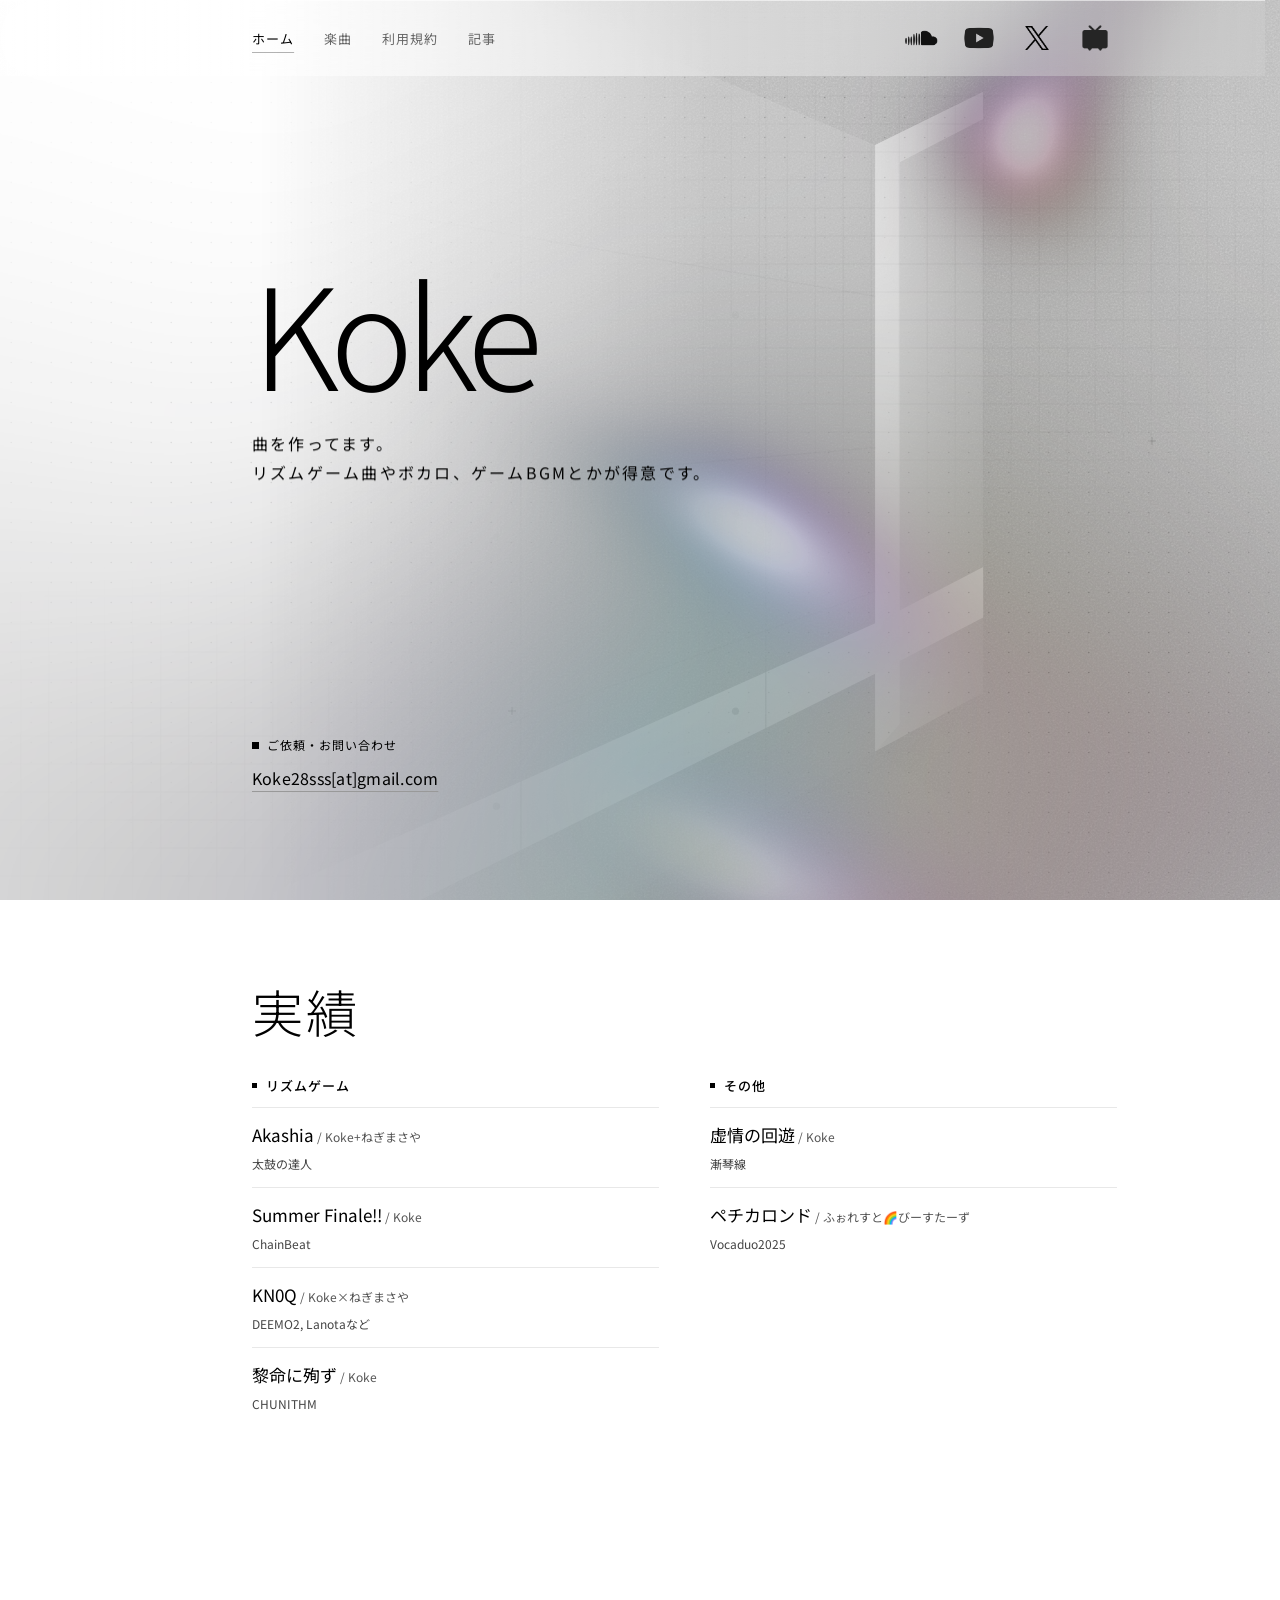
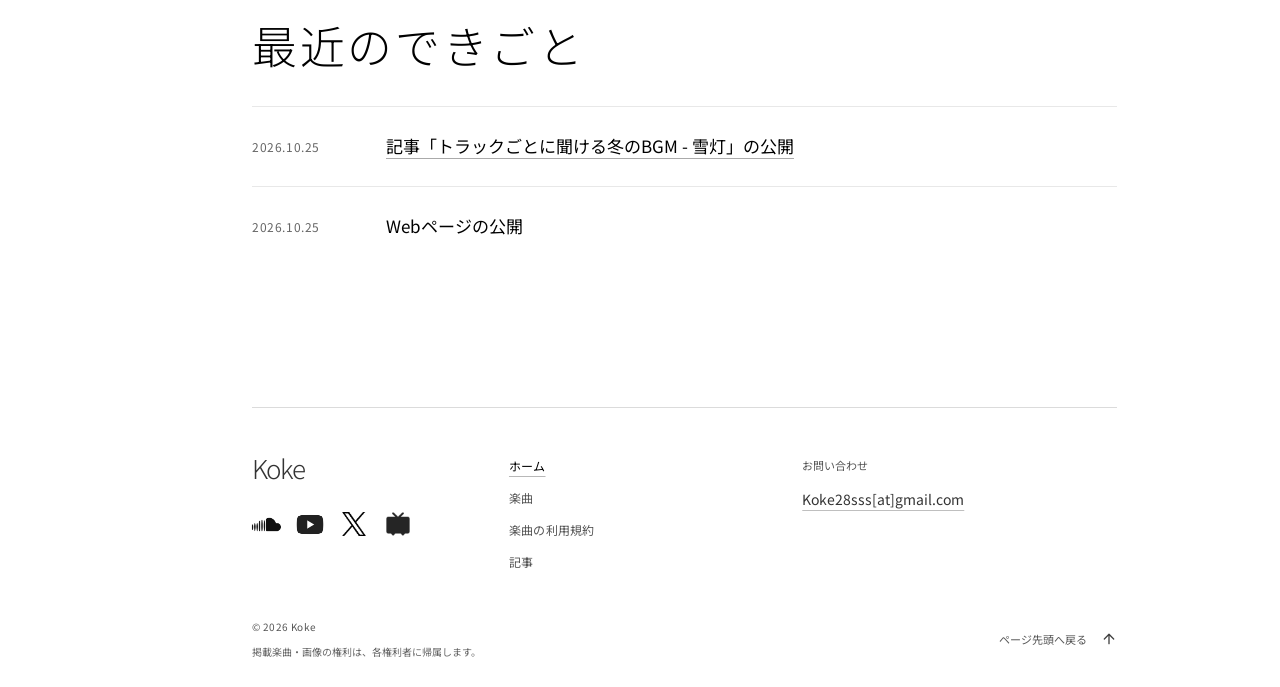
<file: index.html>
<!doctype html>
<html lang="ja">
  <head>
    <meta charset="UTF-8">
    <meta name="viewport" content="width=device-width, initial-scale=1">
    <meta name="theme-color" content="#ffffff">
    <meta name="description" content="Kokeのサイトです。">
    <title>Koke</title>
    <meta property="og:site_name" content="Koke">
    <meta property="og:title" content="Koke">
    <meta property="og:description" content="Kokeのサイトです。">
    <link rel="icon" href="./assets/koke-icon.png?v=2" type="image/png">
    <link rel="stylesheet" href="./style.css?v=20261024-home-spacing3">
    <link rel="stylesheet" href="./hero-intro.css?v=20261024-scan-reveal">
    <script src="./hero-intro.js?v=20261024-scan-reveal" defer></script>


    <script src="./content.js?v=20261025-email-mask" defer></script>
    <script src="./script.js?v=20261025-email-mask" defer></script>
    <script src="./background.js" defer></script>
    <script src="./lighting.js?v=20261024-flow-subtle" defer></script>
      <link rel="stylesheet" href="./footer.css?v=20261024-footer1">
    <script src="./footer.js?v=20261025-email-mask" defer></script>
    <script src="./contact-email.js?v=20261025-email-mask" defer></script>
    <link rel="stylesheet" href="./interactions.css?v=20261025-free-volume">
  </head>
  <body id="page-top" tabindex="-1" class="visual-only home-page">
    <div class="background-architecture" aria-hidden="true"><img src="./assets/architecture.svg" alt="" decoding="async"></div>
    <canvas id="generative-art" aria-hidden="true"></canvas>
    <canvas id="lighting-art" aria-hidden="true"></canvas>
    <a class="skip-link" href="#main">コンテンツへ移動</a>
    <header class="site-header">
      <a class="wordmark" href="#home" aria-label="Koke ホーム">Koke<span class="wordmark-dot">.</span></a>
      <nav class="header-pages" aria-label="ページナビゲーション">
        <a href="./index.html#home" aria-current="page">ホーム</a>
        <a href="./music.html">楽曲</a>

        <a href="./terms.html">利用規約</a>
        <a href="./articles.html">記事</a>
      </nav>
      <nav class="header-socials" aria-label="SNSリンク">
        <button class="social-icon" data-social="soundcloud" aria-label="SoundCloud（新しいタブで開く）" title="SoundCloud"><img src="./assets/brands/soundcloud.webp" alt="" aria-hidden="true" width="24" height="24"></button>
        <button class="social-icon" data-social="youtube" aria-label="YouTube（新しいタブで開く）" title="YouTube"><img src="./assets/brands/youtube.png" alt="" aria-hidden="true" width="24" height="24"></button>
        <button class="social-icon" data-social="x" aria-label="X（新しいタブで開く）" title="X"><img src="./assets/brands/x.png" alt="" aria-hidden="true" width="24" height="24"></button>
        <button class="social-icon" data-social="niconico" aria-label="niconico（新しいタブで開く）" title="niconico"><img src="./assets/brands/niconico.png" alt="" aria-hidden="true" width="24" height="24"></button>
      </nav>
    </header>
    <button class="menu-toggle" id="menu-toggle" aria-label="メニューを開く" aria-controls="site-menu" aria-expanded="false" aria-haspopup="dialog">
      <img class="menu-icon-open" src="./assets/icons/lucide/menu.svg" alt="" aria-hidden="true" width="24" height="24">
      <img class="menu-icon-close" src="./assets/icons/lucide/x.svg" alt="" aria-hidden="true" width="24" height="24">
    </button>
    <dialog class="site-menu" id="site-menu" aria-labelledby="menu-title">
      <div class="menu-panel">
      <h2 id="menu-title">メニュー</h2>
      <nav class="menu-navigation" aria-label="ページナビゲーション">
        <a href="./index.html#home" aria-current="page">ホーム</a>
        <a href="./music.html">楽曲</a>

        <a href="./terms.html">利用規約</a>
        <a href="./articles.html">記事</a>
      </nav>
      </div>
    </dialog>
    <nav class="page-index" aria-label="ページ内の項目">
      <a href="#home" aria-current="location">トップ</a>
      <a href="#credits">実績</a>
      <a href="#news">最近のできごと</a>
    </nav>
    <main id="main">
      <section class="hero" id="home" aria-labelledby="hero-title">
        <div class="hero-label micro">Independent music & creation</div>
        <div class="hero-heading">
          <h1 id="hero-title"><span class="hero-title-word"><span class="hero-title-text">Koke</span></span></h1>
          <p class="hero-subtitle">曲を作ってます。<br>リズムゲーム曲やボカロ、ゲームBGMとかが得意です。</p>
        </div>
        <div class="hero-contact" id="inquiry">
          <p><span class="contact-marker" aria-hidden="true"></span>ご依頼・お問い合わせ</p>
          <a href="#" data-contact-email>Koke28sss[at]gmail.com</a>
        </div>
        <a href="./music.html" class="hero-scroll micro"><span class="scroll-stem" aria-hidden="true"></span>Scroll to explore</a>
      </section>
      <section class="credits" id="credits" aria-labelledby="credits-title">
        <div class="credits-inner">
          <h2 id="credits-title">実績</h2>
          <div id="credits-list" class="credits-list" role="region" aria-label="実績一覧"></div>
          <p class="credits-empty" id="credits-empty">掲載準備中</p>
        </div>
      </section>

      <section class="news" id="news" aria-labelledby="news-title">
        <div class="news-inner">
          <h2 id="news-title">最近のできごと</h2>
          <div class="news-list" id="news-list"></div>
          <p class="news-empty" id="news-empty">お知らせはまだありません。</p>
        </div>
      </section>
    </main>
    <footer class="site-footer common-footer" data-site-footer aria-label="フッター"></footer>
  </body>
</html>
</file>
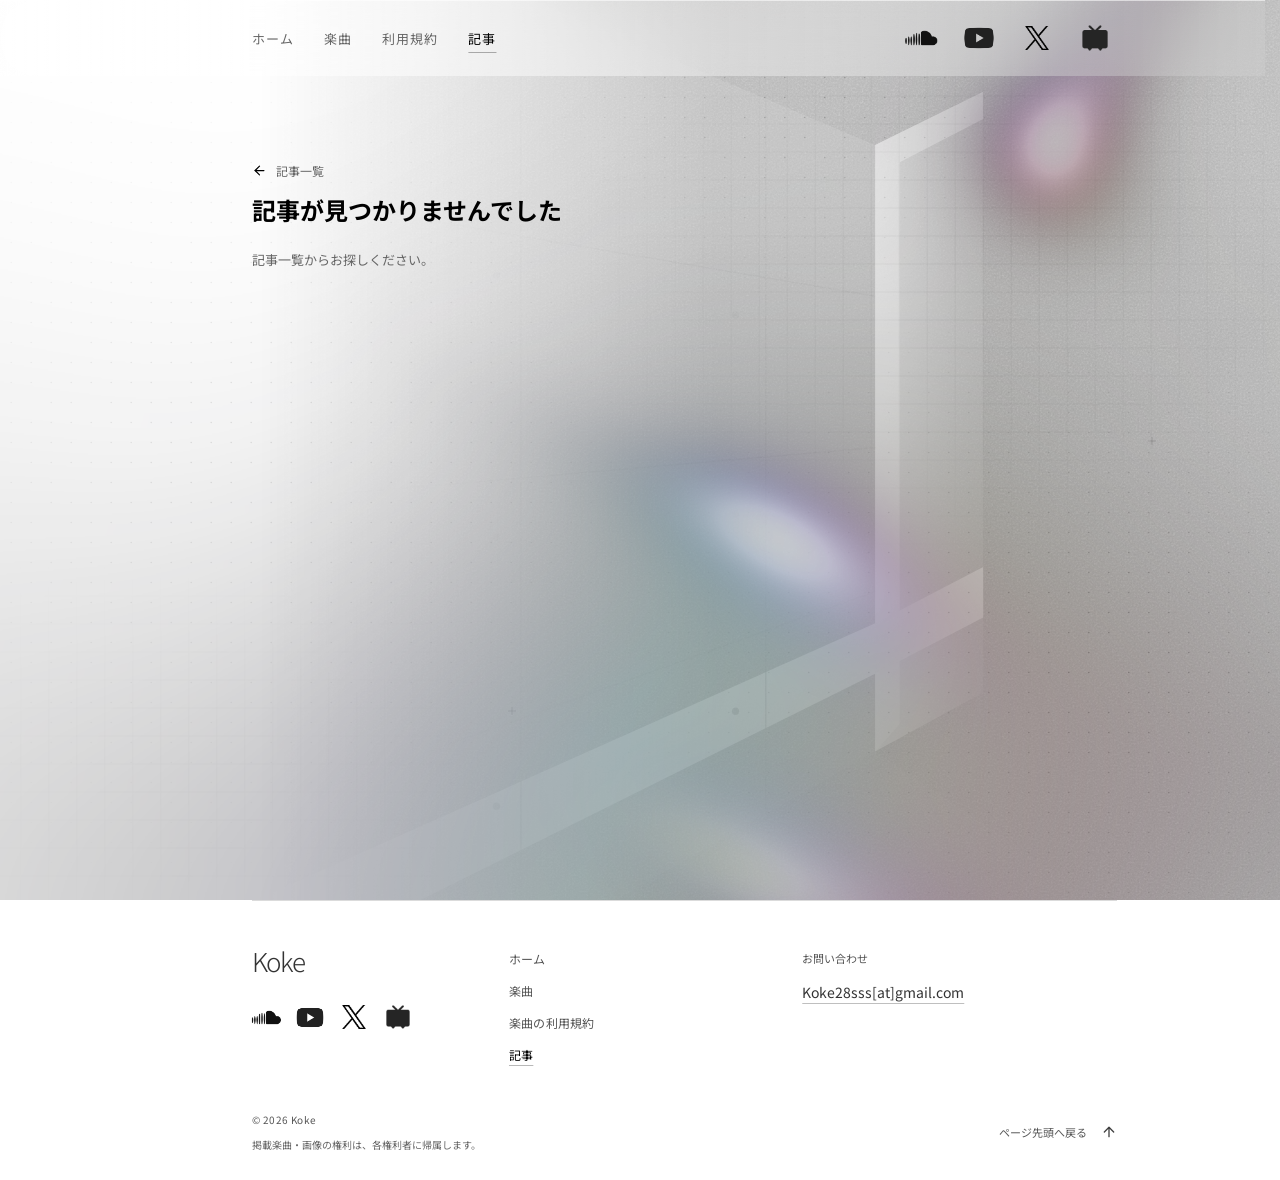
<file: article.html>
<!doctype html>
<html lang="ja">
  <head>
    <meta charset="UTF-8">
    <meta name="viewport" content="width=device-width, initial-scale=1">
    <meta name="theme-color" content="#ffffff">
    <meta name="description" content="Kokeのサイトです。">
    <title>Koke</title>
    <meta property="og:site_name" content="Koke">
    <meta property="og:title" content="Koke">
    <meta property="og:description" content="Kokeのサイトです。">
    <link rel="icon" href="./assets/koke-icon.png?v=2" type="image/png">
    <link rel="stylesheet" href="./style.css?v=20261024-vocal-credit">


    <script src="./content.js?v=20261025-email-mask" defer></script>
    <script src="./script.js?v=20261025-email-mask" defer></script>
    <script src="./article-library.js?v=20261024-article-search1" defer></script>
    <script src="./articles.js?v=20261025-site-name" defer></script>
    <link rel="stylesheet" href="./stem-player.css?v=20261025-loop-slash">
    <script src="./stem-audio.js?v=20261024-winter7" defer></script>
    <script src="./stem-player.js?v=20261024-stable-hover4" defer></script>
    <script src="./background.js" defer></script>
    <script src="./lighting.js?v=20261024-flow-subtle" defer></script>
      <link rel="stylesheet" href="./footer.css?v=20261024-footer1">
    <script src="./footer.js?v=20261025-email-mask" defer></script>
    <script src="./contact-email.js?v=20261025-email-mask" defer></script>
    <link rel="stylesheet" href="./interactions.css?v=20261025-free-volume">
  </head>
  <body id="page-top" tabindex="-1" class="visual-only info-page">
    <div class="background-architecture" aria-hidden="true"><img src="./assets/architecture.svg" alt="" decoding="async"></div>
    <canvas id="generative-art" aria-hidden="true"></canvas>
    <canvas id="lighting-art" aria-hidden="true"></canvas>
    <a class="skip-link" href="#main">コンテンツへ移動</a>
    <header class="site-header">
      <nav class="header-pages" aria-label="ページナビゲーション">
        <a href="./index.html#home">ホーム</a>
        <a href="./music.html">楽曲</a>

        <a href="./terms.html">利用規約</a>
        <a href="./articles.html" aria-current="page">記事</a>
      </nav>
      <nav class="header-socials" aria-label="SNSリンク">
        <button class="social-icon" data-social="soundcloud" aria-label="SoundCloud（新しいタブで開く）" title="SoundCloud"><img src="./assets/brands/soundcloud.webp" alt="" aria-hidden="true" width="24" height="24"></button>
        <button class="social-icon" data-social="youtube" aria-label="YouTube（新しいタブで開く）" title="YouTube"><img src="./assets/brands/youtube.png" alt="" aria-hidden="true" width="24" height="24"></button>
        <button class="social-icon" data-social="x" aria-label="X（新しいタブで開く）" title="X"><img src="./assets/brands/x.png" alt="" aria-hidden="true" width="24" height="24"></button>
        <button class="social-icon" data-social="niconico" aria-label="niconico（新しいタブで開く）" title="niconico"><img src="./assets/brands/niconico.png" alt="" aria-hidden="true" width="24" height="24"></button>
      </nav>
    </header>
    <button class="menu-toggle" id="menu-toggle" aria-label="メニューを開く" aria-controls="site-menu" aria-expanded="false" aria-haspopup="dialog">
      <img class="menu-icon-open" src="./assets/icons/lucide/menu.svg" alt="" aria-hidden="true" width="24" height="24">
      <img class="menu-icon-close" src="./assets/icons/lucide/x.svg" alt="" aria-hidden="true" width="24" height="24">
    </button>
    <dialog class="site-menu" id="site-menu" aria-labelledby="menu-title">
      <div class="menu-panel">
      <h2 id="menu-title">メニュー</h2>
      <nav class="menu-navigation" aria-label="ページナビゲーション">
        <a href="./index.html#home">ホーム</a>
        <a href="./music.html">楽曲</a>

        <a href="./terms.html">利用規約</a>
        <a href="./articles.html" aria-current="page">記事</a>
      </nav>
      </div>
    </dialog>
    <main id="main">
      <section class="page-section article-page"><a href="./articles.html" class="article-back"><img src="./assets/icons/lucide/arrow-up.svg" width="15" height="15" alt="" aria-hidden="true"><span>記事一覧</span></a><article id="article-detail"></article><div id="article-missing" hidden><h1>記事が見つかりませんでした</h1><p class="page-lead">記事一覧からお探しください。</p></div></section>
    </main>
    <footer class="site-footer common-footer" data-site-footer aria-label="フッター"></footer>
  </body>
</html>
</file>
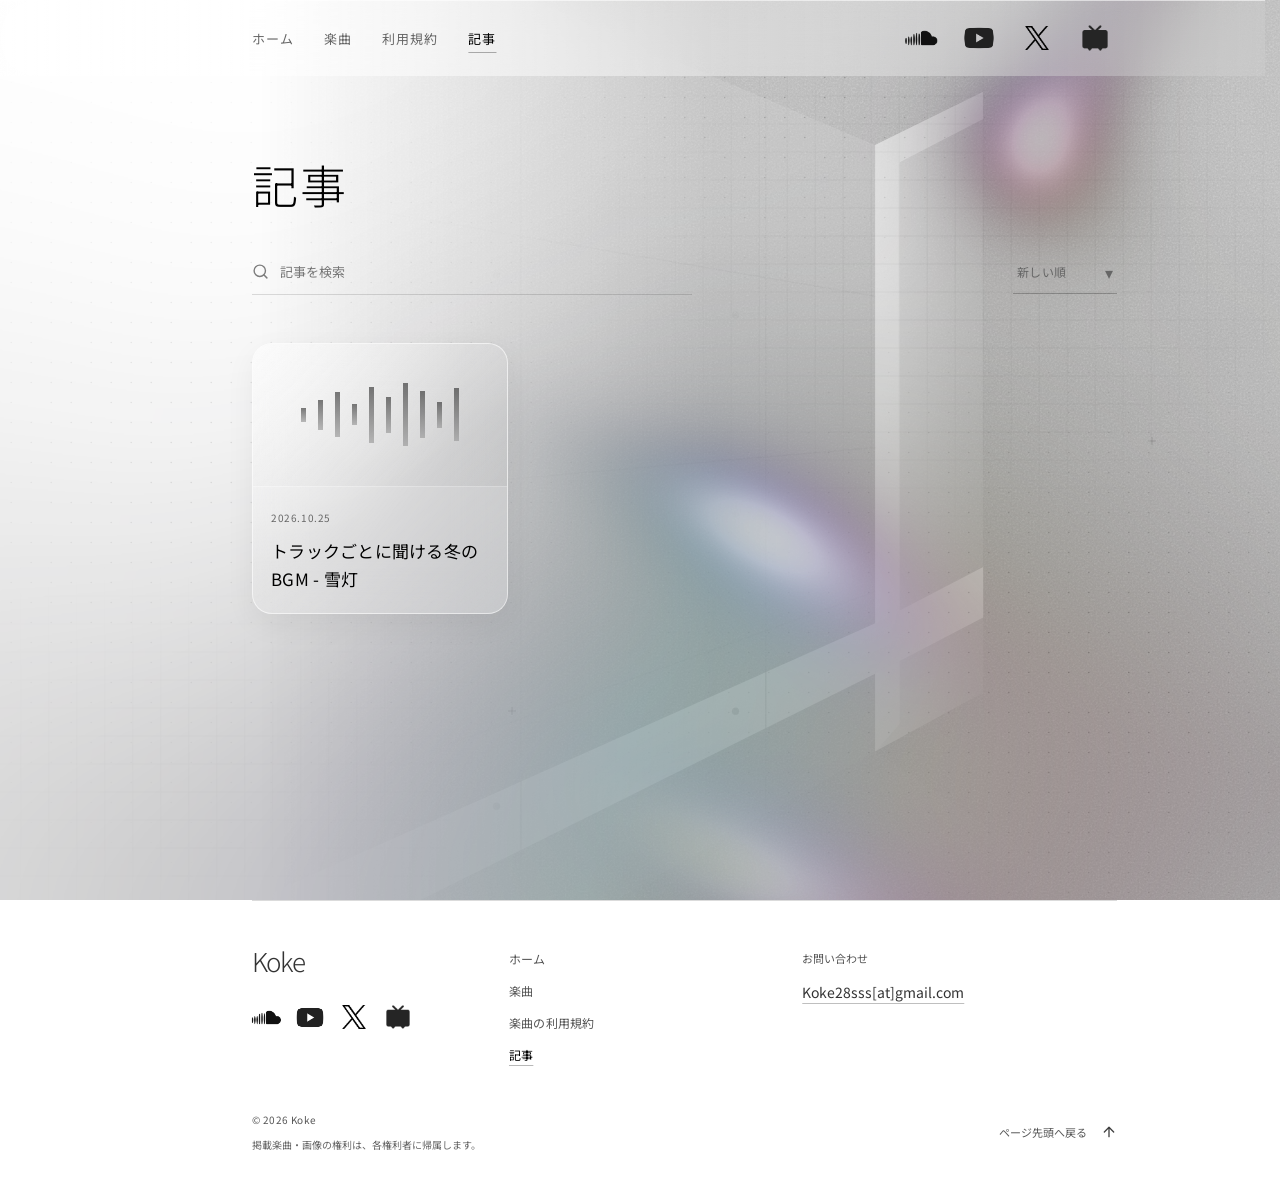
<file: articles.html>
<!doctype html>
<html lang="ja">
  <head>
    <meta charset="UTF-8">
    <meta name="viewport" content="width=device-width, initial-scale=1">
    <meta name="theme-color" content="#ffffff">
    <meta name="description" content="Kokeのサイトです。">
    <title>Koke</title>
    <meta property="og:site_name" content="Koke">
    <meta property="og:title" content="Koke">
    <meta property="og:description" content="Kokeのサイトです。">
    <link rel="icon" href="./assets/koke-icon.png?v=2" type="image/png">
    <link rel="stylesheet" href="./style.css?v=20261025-articles-two-columns">


    <script src="./content.js?v=20261025-email-mask" defer></script>
    <script src="./card-reveal.js?v=20261024-no-transition" defer></script>
    <script src="./script.js?v=20261025-email-mask" defer></script>
    <script src="./article-library.js?v=20261024-article-search1" defer></script>
    <script src="./articles.js?v=20261025-site-name" defer></script>
    <script src="./background.js" defer></script>
    <script src="./lighting.js?v=20261024-flow-subtle" defer></script>
      <link rel="stylesheet" href="./footer.css?v=20261024-footer1">
    <script src="./footer.js?v=20261025-email-mask" defer></script>
    <script src="./contact-email.js?v=20261025-email-mask" defer></script>
    <link rel="stylesheet" href="./interactions.css?v=20261025-free-volume">
  </head>
  <body id="page-top" tabindex="-1" class="visual-only info-page">
    <div class="background-architecture" aria-hidden="true"><img src="./assets/architecture.svg" alt="" decoding="async"></div>
    <canvas id="generative-art" aria-hidden="true"></canvas>
    <canvas id="lighting-art" aria-hidden="true"></canvas>
    <a class="skip-link" href="#main">コンテンツへ移動</a>
    <header class="site-header">
      <nav class="header-pages" aria-label="ページナビゲーション">
        <a href="./index.html#home">ホーム</a>
        <a href="./music.html">楽曲</a>

        <a href="./terms.html">利用規約</a>
        <a href="./articles.html" aria-current="page">記事</a>
      </nav>
      <nav class="header-socials" aria-label="SNSリンク">
        <button class="social-icon" data-social="soundcloud" aria-label="SoundCloud（新しいタブで開く）" title="SoundCloud"><img src="./assets/brands/soundcloud.webp" alt="" aria-hidden="true" width="24" height="24"></button>
        <button class="social-icon" data-social="youtube" aria-label="YouTube（新しいタブで開く）" title="YouTube"><img src="./assets/brands/youtube.png" alt="" aria-hidden="true" width="24" height="24"></button>
        <button class="social-icon" data-social="x" aria-label="X（新しいタブで開く）" title="X"><img src="./assets/brands/x.png" alt="" aria-hidden="true" width="24" height="24"></button>
        <button class="social-icon" data-social="niconico" aria-label="niconico（新しいタブで開く）" title="niconico"><img src="./assets/brands/niconico.png" alt="" aria-hidden="true" width="24" height="24"></button>
      </nav>
    </header>
    <button class="menu-toggle" id="menu-toggle" aria-label="メニューを開く" aria-controls="site-menu" aria-expanded="false" aria-haspopup="dialog">
      <img class="menu-icon-open" src="./assets/icons/lucide/menu.svg" alt="" aria-hidden="true" width="24" height="24">
      <img class="menu-icon-close" src="./assets/icons/lucide/x.svg" alt="" aria-hidden="true" width="24" height="24">
    </button>
    <dialog class="site-menu" id="site-menu" aria-labelledby="menu-title">
      <div class="menu-panel">
      <h2 id="menu-title">メニュー</h2>
      <nav class="menu-navigation" aria-label="ページナビゲーション">
        <a href="./index.html#home">ホーム</a>
        <a href="./music.html">楽曲</a>

        <a href="./terms.html">利用規約</a>
        <a href="./articles.html" aria-current="page">記事</a>
      </nav>
      </div>
    </dialog>
    <main id="main">
      <section class="page-section" aria-labelledby="page-title">
        <h1 id="page-title">記事</h1>
        <div class="music-tools" role="search" aria-label="記事を探す">
          <div class="music-search-row">
            <label class="music-search"><img src="./assets/icons/lucide/search.svg" width="18" height="18" alt="" aria-hidden="true"><span class="sr-only">記事のタイトル・本文を検索</span><input id="article-search" type="search" placeholder="記事を検索" autocomplete="off" aria-controls="article-list"></label>
            <div class="music-order-controls">
              <button class="music-sort-toggle" id="article-sort" type="button" aria-controls="article-list" aria-label="新しい順。押すと古い順に切り替え"><span class="sort-label">新しい順</span><span class="sort-chevron" aria-hidden="true">▾</span></button>
            </div>
          </div>
        </div>
        <p id="article-search-status" class="sr-only" role="status" aria-live="polite" aria-atomic="true"></p>
        <div class="article-list" id="article-list"></div>
        <p class="section-empty" id="articles-empty">記事はまだありません。</p>
      </section>
    </main>
    <footer class="site-footer common-footer" data-site-footer aria-label="フッター"></footer>
  </body>
</html>
</file>
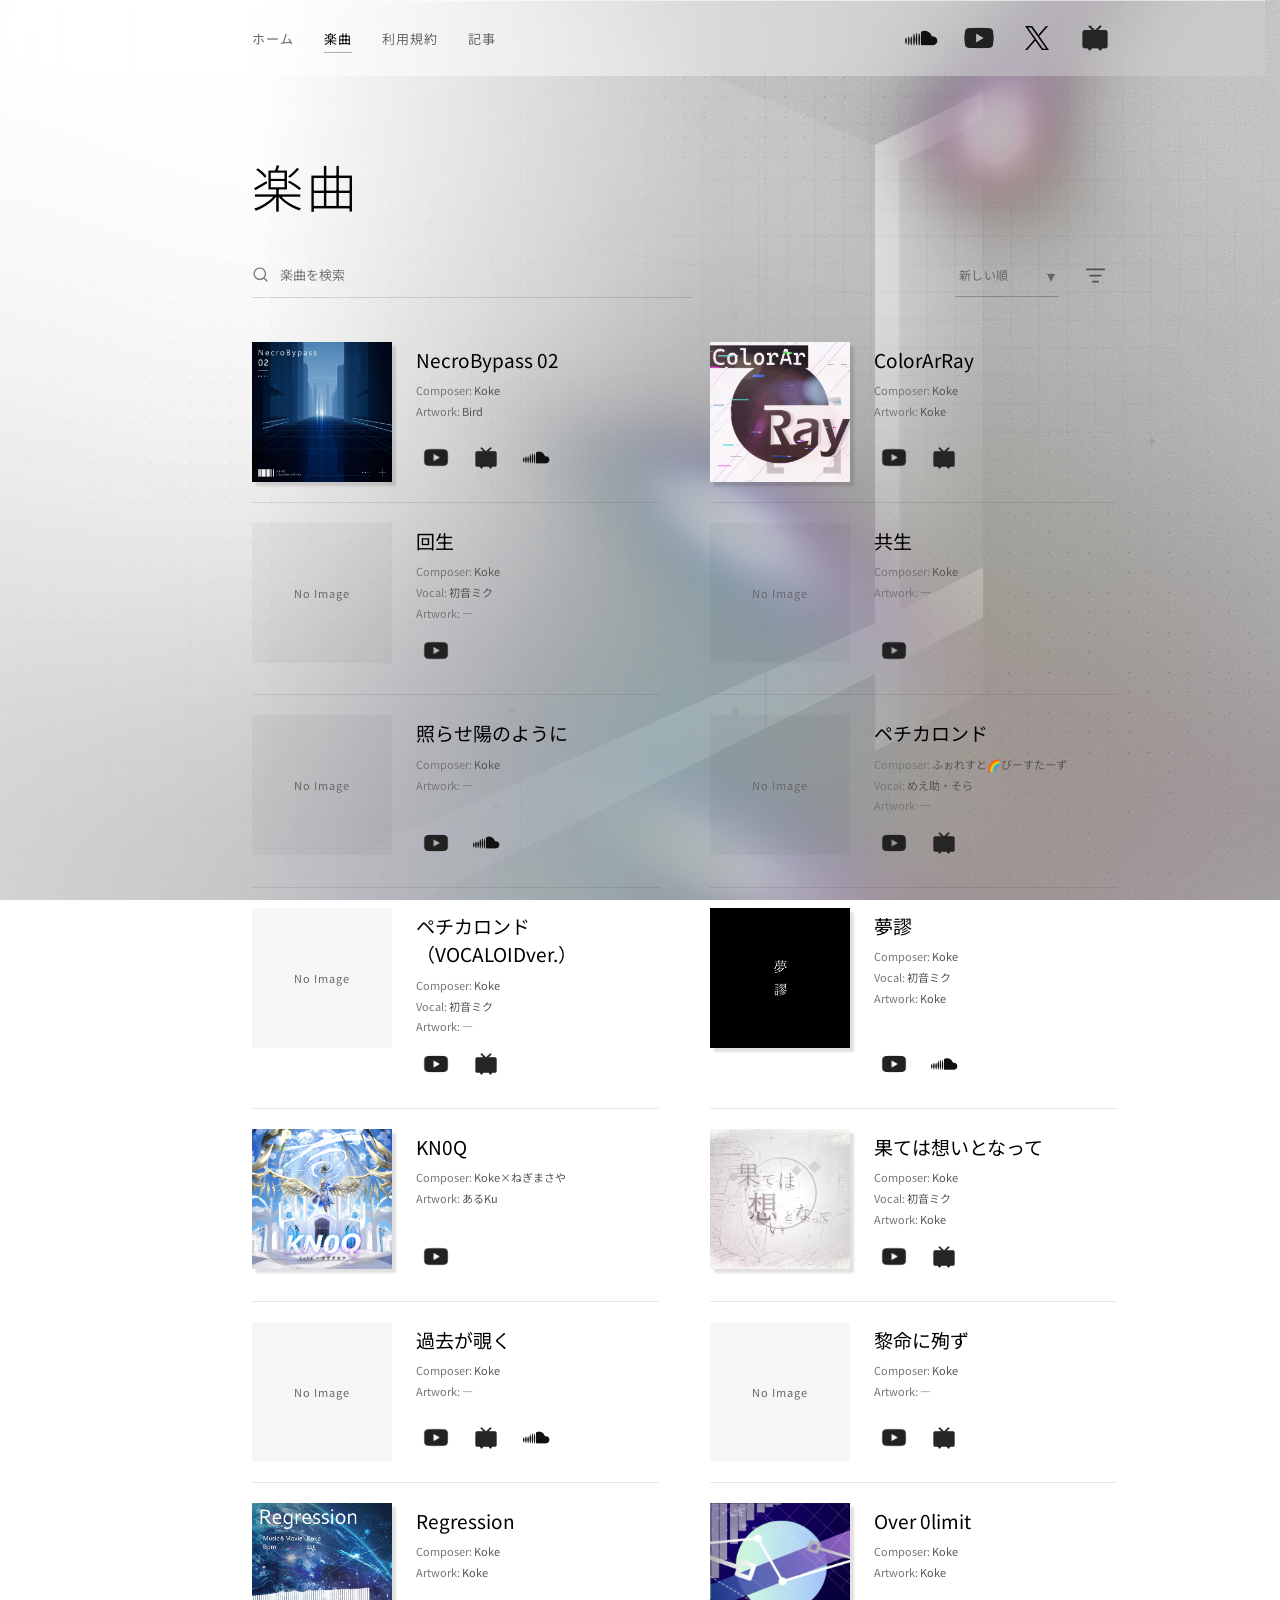
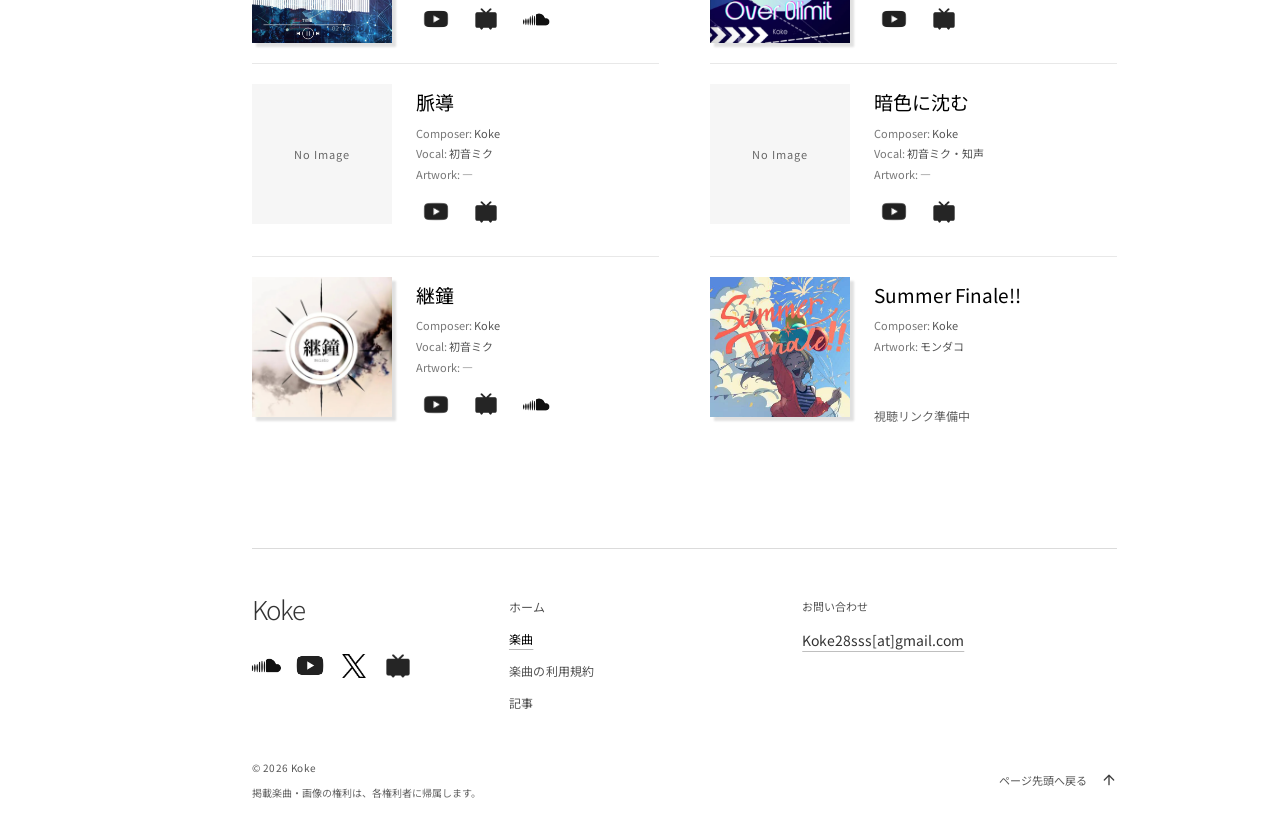
<file: music.html>
<!doctype html>
<html lang="ja">
  <head>
    <meta charset="UTF-8">
    <meta name="viewport" content="width=device-width, initial-scale=1">
    <meta name="theme-color" content="#ffffff">
    <meta name="description" content="Kokeのサイトです。">
    <title>Koke</title>
    <meta property="og:site_name" content="Koke">
    <meta property="og:title" content="Koke">
    <meta property="og:description" content="Kokeのサイトです。">
    <link rel="icon" href="./assets/koke-icon.png?v=2" type="image/png">
    <link rel="stylesheet" href="./style.css?v=20261025-jacket-shadow-soft">


    <script src="./content.js?v=20261025-email-mask" defer></script>
    <script src="./track-sort.js?v=20261023-track-sort" defer></script>
    <script src="./track-library.js?v=20261024-preview-field" defer></script>
    <script src="./card-reveal.js?v=20261024-no-transition" defer></script>
    <script src="./script.js?v=20261025-email-mask" defer></script>
    <script src="./background.js" defer></script>
    <script src="./lighting.js?v=20261024-flow-subtle" defer></script>
      <link rel="stylesheet" href="./footer.css?v=20261024-footer1">
    <script src="./footer.js?v=20261025-email-mask" defer></script>
    <script src="./contact-email.js?v=20261025-email-mask" defer></script>
    <link rel="stylesheet" href="./interactions.css?v=20261025-free-volume">
  </head>
  <body id="page-top" tabindex="-1" class="visual-only music-page">
    <div class="background-architecture" aria-hidden="true"><img src="./assets/architecture.svg" alt="" decoding="async"></div>
    <canvas id="generative-art" aria-hidden="true"></canvas>
    <canvas id="lighting-art" aria-hidden="true"></canvas>
    <a class="skip-link" href="#main">コンテンツへ移動</a>
    <header class="site-header">
      <nav class="header-pages" aria-label="ページナビゲーション">
        <a href="./index.html#home">ホーム</a>
        <a href="./music.html" aria-current="page">楽曲</a>

        <a href="./terms.html">利用規約</a>
        <a href="./articles.html">記事</a>
      </nav>
      <nav class="header-socials" aria-label="SNSリンク">
        <button class="social-icon" data-social="soundcloud" aria-label="SoundCloud（新しいタブで開く）" title="SoundCloud"><img src="./assets/brands/soundcloud.webp" alt="" aria-hidden="true" width="24" height="24"></button>
        <button class="social-icon" data-social="youtube" aria-label="YouTube（新しいタブで開く）" title="YouTube"><img src="./assets/brands/youtube.png" alt="" aria-hidden="true" width="24" height="24"></button>
        <button class="social-icon" data-social="x" aria-label="X（新しいタブで開く）" title="X"><img src="./assets/brands/x.png" alt="" aria-hidden="true" width="24" height="24"></button>
        <button class="social-icon" data-social="niconico" aria-label="niconico（新しいタブで開く）" title="niconico"><img src="./assets/brands/niconico.png" alt="" aria-hidden="true" width="24" height="24"></button>
      </nav>
    </header>
    <button class="menu-toggle" id="menu-toggle" aria-label="メニューを開く" aria-controls="site-menu" aria-expanded="false" aria-haspopup="dialog">
      <img class="menu-icon-open" src="./assets/icons/lucide/menu.svg" alt="" aria-hidden="true" width="24" height="24">
      <img class="menu-icon-close" src="./assets/icons/lucide/x.svg" alt="" aria-hidden="true" width="24" height="24">
    </button>
    <dialog class="site-menu" id="site-menu" aria-labelledby="menu-title">
      <div class="menu-panel">
        <h2 id="menu-title">メニュー</h2>
        <nav class="menu-navigation" aria-label="ページナビゲーション">
        <a href="./index.html#home">ホーム</a>
        <a href="./music.html" aria-current="page">楽曲</a>

        <a href="./terms.html">利用規約</a>
        <a href="./articles.html">記事</a>
      </nav>
      </div>
    </dialog>
    <nav class="page-index" aria-label="ページ内の項目">
      <a href="#music" aria-current="location">楽曲</a>
    </nav>
    <main id="main">
      <section id="music" class="music-showcase" aria-labelledby="music-title">
        <div class="music-inner">
          <div class="music-heading-row">
            <h1 id="music-title">楽曲</h1>
          </div>
          <div class="music-tools" role="search" aria-label="楽曲を探す">
            <div class="music-search-row">
              <label class="music-search"><img src="./assets/icons/lucide/search.svg" width="18" height="18" alt="" aria-hidden="true"><span class="sr-only">曲名・作曲者・歌唱者・タグを検索</span><input id="track-search" type="search" placeholder="楽曲を検索" autocomplete="off"></label>
              <div class="music-order-controls">
                <button class="music-sort-toggle" id="track-sort" type="button" aria-controls="track-grid" aria-label="新しい順。押すと古い順に切り替え">
                  <span class="sort-label">新しい順</span><span class="sort-chevron" aria-hidden="true">▾</span>
                </button>
                <div class="tag-menu" id="tag-menu">
                  <button type="button" class="tag-menu-toggle" id="tag-menu-toggle" aria-label="タグで絞り込む" aria-expanded="false" aria-controls="tag-panel" title="タグで絞り込む">
                    <img src="./assets/icons/lucide/list-filter.svg" width="20" height="20" alt="" aria-hidden="true">
                    <span id="tag-selection-count" class="tag-selection-count" hidden></span>
                  </button>
                  <div class="tag-panel" id="tag-panel" hidden>
                    <p class="tag-panel-title">絞り込み</p>
                    <div class="tag-filters" id="track-tags" role="group" aria-label="タグで絞り込む"></div>
                  </div>
                </div>
              </div>
            </div>
            <button type="button" id="track-reset" class="filter-reset" hidden>条件をクリア</button>
          </div>
          <p id="music-sort-status" class="sr-only" role="status" aria-live="polite" aria-atomic="true"></p>
          <div id="track-grid" class="song-list"></div>
          <p id="music-empty" class="music-empty">掲載する楽曲を準備しています。</p>
        </div>
      </section>
    </main>
    <footer class="site-footer common-footer" data-site-footer aria-label="フッター"></footer>
  </body>
</html>
</file>
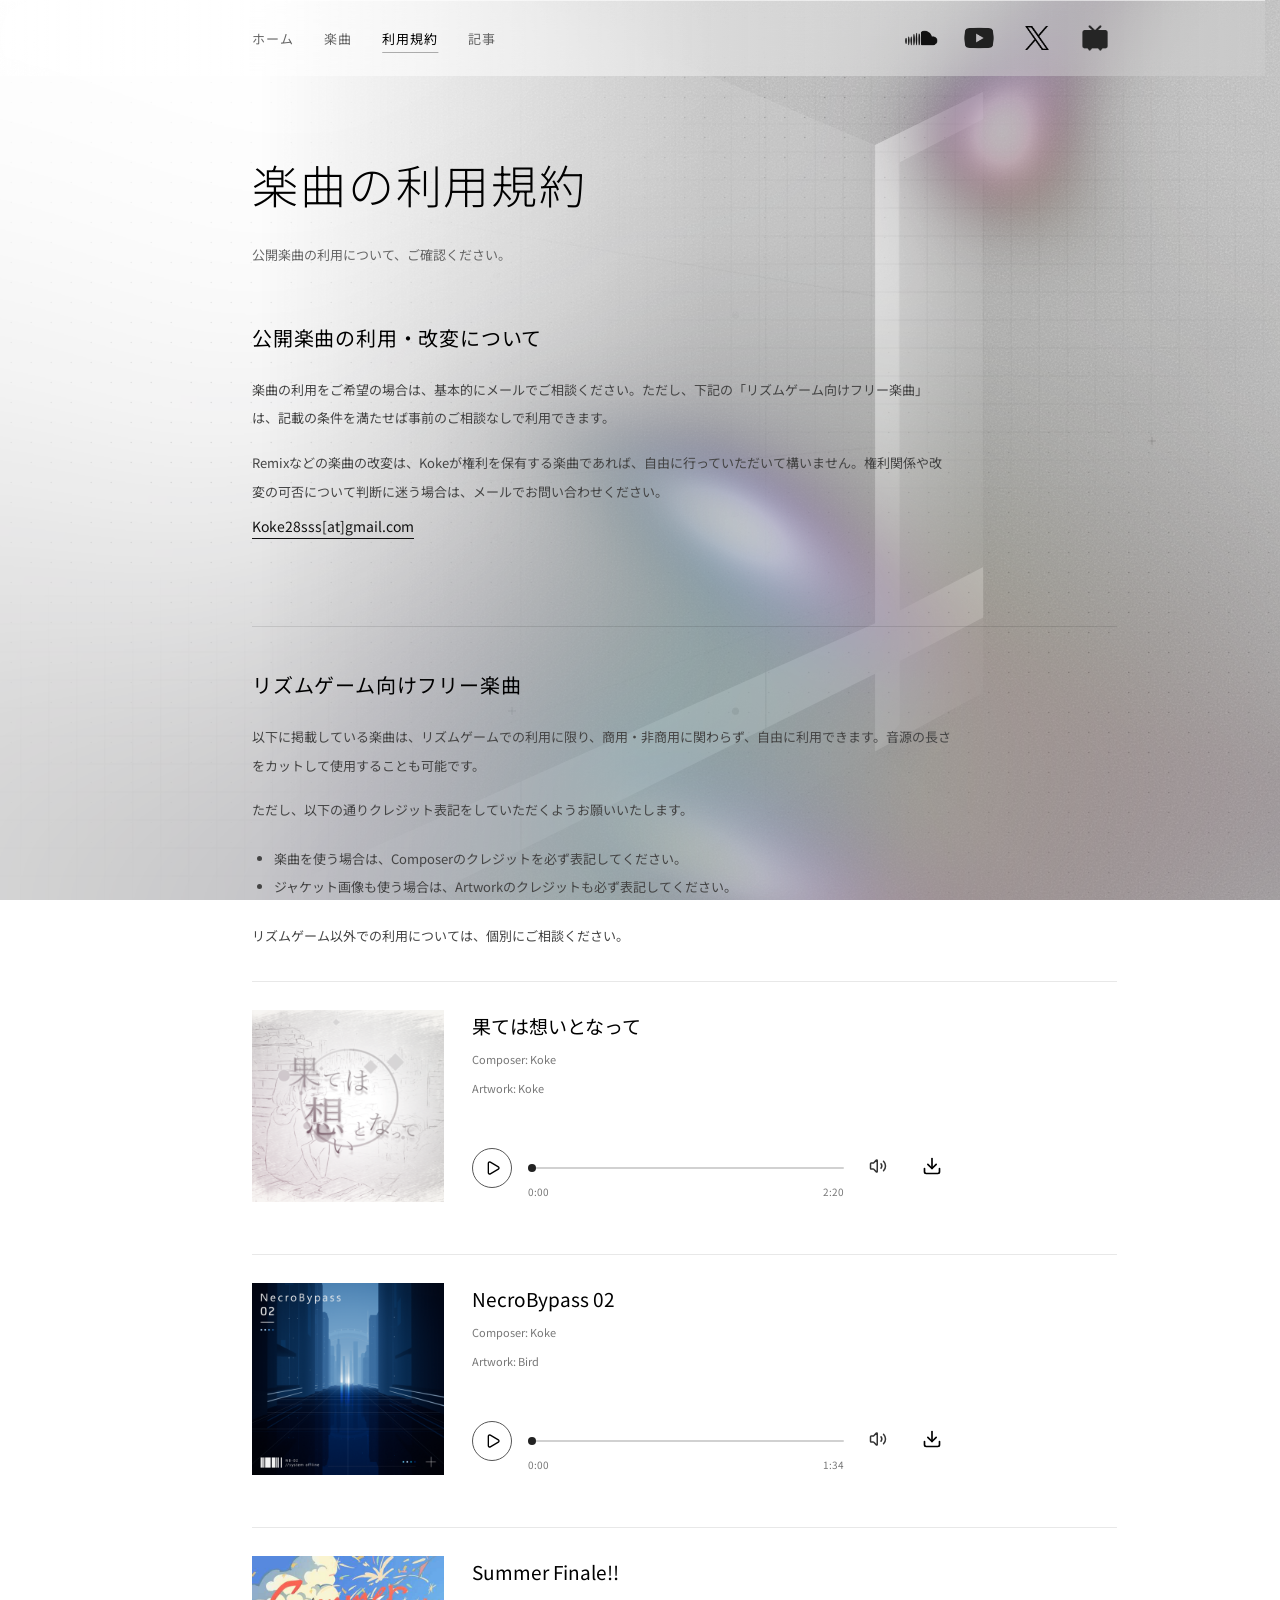
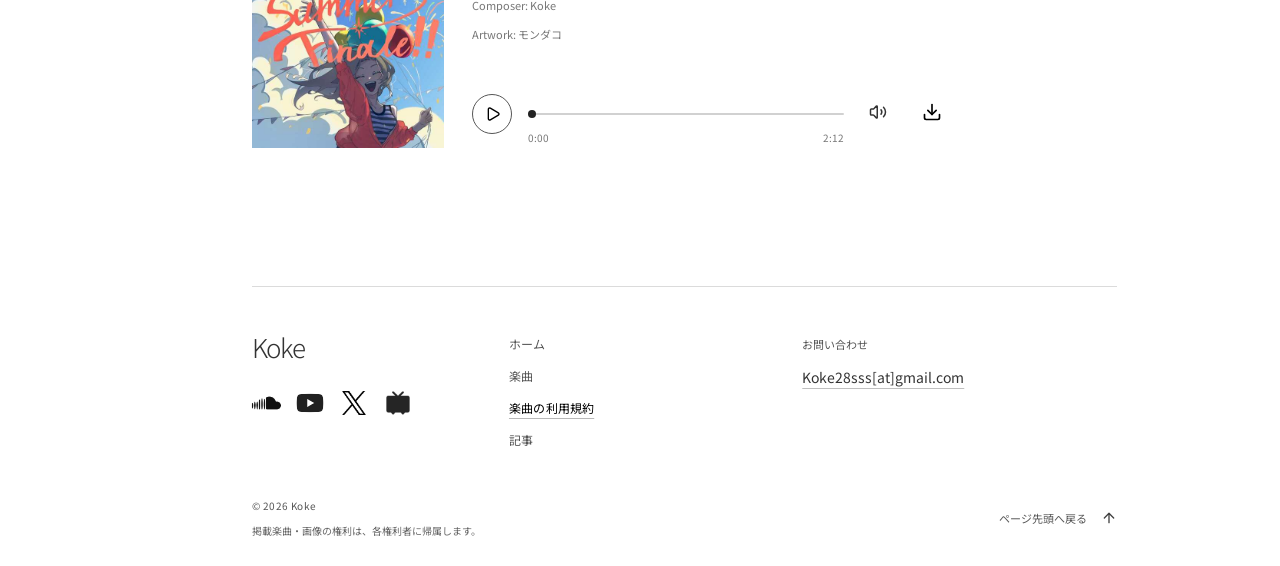
<file: terms.html>
<!doctype html>
<html lang="ja">
  <head>
    <meta charset="UTF-8">
    <meta name="viewport" content="width=device-width, initial-scale=1">
    <meta name="theme-color" content="#ffffff">
    <meta name="description" content="Kokeのサイトです。">
    <title>Koke</title>
    <meta property="og:site_name" content="Koke">
    <meta property="og:title" content="Koke">
    <meta property="og:description" content="Kokeのサイトです。">
    <link rel="icon" href="./assets/koke-icon.png?v=2" type="image/png">
    <link rel="stylesheet" href="./style.css?v=20261024-vocal-credit">


    <script src="./content.js?v=20261025-email-mask" defer></script>
    <script src="./script.js?v=20261025-email-mask" defer></script>
    <script src="./article-library.js?v=20261024-article-search1" defer></script>
    <script src="./info-pages.js?v=20261025-free-volume" defer></script>
    <link rel="stylesheet" href="./free-player.css?v=20261025-free-volume">
    <script src="./free-player.js?v=20261025-free-volume" defer></script>
    <script src="./background.js" defer></script>
    <script src="./lighting.js?v=20261024-flow-subtle" defer></script>
      <link rel="stylesheet" href="./footer.css?v=20261024-footer1">
    <script src="./footer.js?v=20261025-email-mask" defer></script>
    <script src="./contact-email.js?v=20261025-email-mask" defer></script>
    <link rel="stylesheet" href="./interactions.css?v=20261025-free-volume">
  </head>
  <body id="page-top" tabindex="-1" class="visual-only info-page">
    <div class="background-architecture" aria-hidden="true"><img src="./assets/architecture.svg" alt="" decoding="async"></div>
    <canvas id="generative-art" aria-hidden="true"></canvas>
    <canvas id="lighting-art" aria-hidden="true"></canvas>
    <a class="skip-link" href="#main">コンテンツへ移動</a>
    <header class="site-header">
      <nav class="header-pages" aria-label="ページナビゲーション">
        <a href="./index.html#home">ホーム</a>
        <a href="./music.html">楽曲</a>

        <a href="./terms.html" aria-current="page">利用規約</a>
        <a href="./articles.html">記事</a>
      </nav>
      <nav class="header-socials" aria-label="SNSリンク">
        <button class="social-icon" data-social="soundcloud" aria-label="SoundCloud（新しいタブで開く）" title="SoundCloud"><img src="./assets/brands/soundcloud.webp" alt="" aria-hidden="true" width="24" height="24"></button>
        <button class="social-icon" data-social="youtube" aria-label="YouTube（新しいタブで開く）" title="YouTube"><img src="./assets/brands/youtube.png" alt="" aria-hidden="true" width="24" height="24"></button>
        <button class="social-icon" data-social="x" aria-label="X（新しいタブで開く）" title="X"><img src="./assets/brands/x.png" alt="" aria-hidden="true" width="24" height="24"></button>
        <button class="social-icon" data-social="niconico" aria-label="niconico（新しいタブで開く）" title="niconico"><img src="./assets/brands/niconico.png" alt="" aria-hidden="true" width="24" height="24"></button>
      </nav>
    </header>
    <button class="menu-toggle" id="menu-toggle" aria-label="メニューを開く" aria-controls="site-menu" aria-expanded="false" aria-haspopup="dialog">
      <img class="menu-icon-open" src="./assets/icons/lucide/menu.svg" alt="" aria-hidden="true" width="24" height="24">
      <img class="menu-icon-close" src="./assets/icons/lucide/x.svg" alt="" aria-hidden="true" width="24" height="24">
    </button>
    <dialog class="site-menu" id="site-menu" aria-labelledby="menu-title">
      <div class="menu-panel">
      <h2 id="menu-title">メニュー</h2>
      <nav class="menu-navigation" aria-label="ページナビゲーション">
        <a href="./index.html#home">ホーム</a>
        <a href="./music.html">楽曲</a>

        <a href="./terms.html" aria-current="page">利用規約</a>
        <a href="./articles.html">記事</a>
      </nav>
      </div>
    </dialog>
    <nav class="page-index" aria-label="ページ内の項目"><a href="#general-use" aria-current="location">利用・改変</a><a href="#rhythm-free">フリー楽曲</a></nav>
    <main id="main">
      <section class="page-section" aria-labelledby="page-title"><h1 id="page-title">楽曲の利用規約</h1><p class="page-lead">公開楽曲の利用について、ご確認ください。</p><div class="info-copy"><section id="general-use" class="info-block"><h2>公開楽曲の利用・改変について</h2><p>楽曲の利用をご希望の場合は、基本的にメールでご相談ください。ただし、下記の「リズムゲーム向けフリー楽曲」は、記載の条件を満たせば事前のご相談なしで利用できます。</p><p>Remixなどの楽曲の改変は、Kokeが権利を保有する楽曲であれば、自由に行っていただいて構いません。権利関係や改変の可否について判断に迷う場合は、メールでお問い合わせください。</p><a class="inline-contact" href="#" data-contact-email>Koke28sss[at]gmail.com</a></section></div><section id="rhythm-free" class="info-block free-music"><h2>リズムゲーム向けフリー楽曲</h2><p class="free-intro">以下に掲載している楽曲は、リズムゲームでの利用に限り、商用・非商用に関わらず、自由に利用できます。音源の長さをカットして使用することも可能です。</p><p class="free-intro">ただし、以下の通りクレジット表記をしていただくようお願いいたします。</p><ul class="license-conditions"><li>楽曲を使う場合は、Composerのクレジットを必ず表記してください。</li><li>ジャケット画像も使う場合は、Artworkのクレジットも必ず表記してください。</li></ul><p class="free-intro">リズムゲーム以外での利用については、個別にご相談ください。</p><div id="free-tracks" class="free-track-list"></div><p class="section-empty" id="free-empty">対象楽曲と配布音源を準備しています。</p></section></section>
    </main>
    <footer class="site-footer common-footer" data-site-footer aria-label="フッター"></footer>
  </body>
</html>
</file>
<file: style.css>
@import url('https://fonts.googleapis.com/css2?family=Noto+Sans+JP:wght@300;400;500;600&display=swap');

:root{--paper:#ffffff;--ink:#000000;--muted:#444444;--line:#cccccc;--content-width:clamp(880px,68vw,1020px);--content-shift:0px;--pad:max(6.2vw,calc((100vw - var(--content-width))/2));--sans:'Noto Sans JP',sans-serif;--jp:var(--sans)}
*{box-sizing:border-box}html{scroll-behavior:smooth;scroll-padding-top:92px}body{margin:0;background:var(--paper);color:var(--ink);font-family:var(--sans);font-weight:400;-webkit-font-smoothing:antialiased}::selection{background:var(--ink);color:var(--paper)}button,a{-webkit-tap-highlight-color:transparent}a{color:inherit;text-decoration:none}button{font:inherit;color:inherit;cursor:pointer;border:0;background:none}button:disabled{cursor:default}img{max-width:100%;display:block}button,a{touch-action:manipulation}button:focus-visible,a:focus-visible{outline:2px solid #000000;outline-offset:6px}.micro{font-size:10px;font-weight:500;text-transform:uppercase;letter-spacing:.12em;line-height:1.6}h1,h2,h3,p{margin:0}h2{font-size:clamp(54px,6vw,92px);font-weight:300;letter-spacing:-.055em;line-height:1.05}.heading-dot{color:#000000}.site-header{height:76px;padding:0 var(--pad);display:flex;align-items:center;justify-content:space-between;border-bottom:1px solid var(--line);position:sticky;top:0;z-index:10;background:var(--paper)}.wordmark{font-size:27px;font-weight:300;letter-spacing:-.07em}.wordmark-dot{padding-left:1px}.hero{height:min(780px,calc(100svh - 76px));min-height:600px;position:relative;overflow:hidden}.hero-label{position:absolute;top:44px;left:var(--pad);font-size:9px}.hero h1{position:absolute;top:80px;left:calc(var(--pad) - 13px);font-size:clamp(160px,24.5vw,390px);line-height:1.04;letter-spacing:-.075em;font-weight:300;mix-blend-mode:difference;color:#f5f4ee;z-index:2}.hero-intro{position:absolute;bottom:112px;left:var(--pad)}.hero-copy{font-family:var(--jp);font-weight:300;font-size:24px;line-height:1.9;letter-spacing:.2em}.hero-description{font-size:10px;line-height:2.1;letter-spacing:.07em;margin-top:24px;color:#333333;font-family:var(--jp)}.hero-scroll{position:absolute;left:var(--pad);bottom:31px;display:flex;gap:14px;align-items:center;font-size:8px}.scroll-stem{height:28px;width:1px;background:#000000;position:relative}.scroll-stem:after{content:'';height:7px;width:1px;background:#000000;transform:rotate(35deg);position:absolute;bottom:0;left:2px}.hero-coordinate{position:absolute;right:35px;bottom:31px;color:#c3c4ba;font-size:8px;text-align:right}.section-pad{padding:83px var(--pad)}.section-topline{display:flex;justify-content:space-between;border-top:1px solid var(--ink);padding-top:16px}.section-topline span:last-child{color:var(--muted);text-transform:none;letter-spacing:.02em}.section-heading{display:flex;align-items:flex-end;justify-content:space-between;margin-top:51px;margin-bottom:25px}.section-description{font-family:var(--jp);font-size:11px;letter-spacing:.12em;margin-top:24px}.filters{display:flex;align-items:center;gap:24px;padding-bottom:3px}.filter{min-height:44px;font-size:10px;padding:12px 0;color:var(--muted);position:relative}.filter.active{color:var(--ink)}.filter.active:after{content:'';position:absolute;bottom:3px;left:0;right:0;height:1px;background:var(--ink)}.filter sup{font-size:7px;margin-left:3px}.demo-note{color:var(--muted);font-family:var(--jp);font-size:8px;letter-spacing:.06em;margin:30px 0 18px}.track-grid{display:grid;grid-template-columns:repeat(2,minmax(0,1fr));gap:45px 28px}.track-card{min-width:0}.track-open{padding:0;width:100%;text-align:left;display:block}.track-image{aspect-ratio:1.36;background:#000000;overflow:hidden;position:relative}.track-image img{width:100%;height:100%;object-fit:cover;transition:transform .7s cubic-bezier(.2,.65,.3,1),filter .7s;filter:contrast(1.2)}.track-card:first-child .track-image img{object-position:center 59%}.track-open:hover .track-image img{transform:scale(1.045);filter:contrast(1.2) brightness(1.05)}.track-number{position:absolute;top:18px;left:20px;color:#ffffff;font-size:9px;letter-spacing:.12em}.track-play{position:absolute;right:20px;bottom:20px;height:42px;width:42px;border:1px solid #bbbbbb;border-radius:50%;display:grid;place-items:center;color:#ffffff;background:#00000044;backdrop-filter:blur(5px);transition:background .25s}.track-play svg{width:11px;margin-left:2px}.track-open:hover .track-play{background:#ffffff;color:#111}.track-meta{display:flex;justify-content:space-between;align-items:flex-start;padding-top:17px}.track-title{font-family:var(--jp);font-size:15px;font-weight:400;letter-spacing:.08em}.track-subtitle{font-family:var(--sans);font-size:10px;letter-spacing:.02em;margin-left:13px;color:var(--muted)}.track-type{margin-top:9px;font-size:9px;color:var(--muted);letter-spacing:.07em}.track-arrow{font-size:22px;font-weight:300;line-height:1}.music-bottom{display:flex;justify-content:space-between;align-items:center;margin-top:46px;border-top:1px solid var(--line);padding-top:24px}.music-bottom>.micro{font-size:8px;text-transform:none;letter-spacing:.04em;color:var(--muted)}.text-link{padding:0 0 4px;border-bottom:1px solid var(--ink);font-size:11px}.text-link span{margin-left:30px}.about{display:grid;grid-template-columns:1fr 1fr;border-top:1px solid var(--line);border-bottom:1px solid var(--line)}.about-art{position:relative;min-height:640px;background:#111;overflow:hidden}.about-art img{height:100%;width:100%;object-fit:cover;filter:contrast(1.2)}.about-art>.micro{position:absolute;left:var(--pad);bottom:30px;color:#c1c2b8;font-size:8px}.about-content{padding:67px 12.4% 60px}.about-content h2{margin-top:35px}.about-lead{font-family:var(--jp);font-weight:300;font-size:23px;line-height:2;letter-spacing:.1em;margin-top:43px}.about-body{font-family:var(--jp);font-size:10px;line-height:2.5;letter-spacing:.04em;margin-top:24px;white-space:pre-line;color:#333333}.about-demo{font-size:7px;color:#555555;margin-top:14px}.social-links{margin-top:42px;border-top:1px solid var(--line)}.social-links>*{display:flex;width:100%;justify-content:space-between;align-items:center;padding:19px 0;border-bottom:1px solid var(--line);font-size:13px;text-align:left;transition:padding .2s}.social-links>*:hover{padding-left:8px;padding-right:8px}.social-sub{font-size:10px;color:var(--muted);margin-left:5px}.contact{position:relative;overflow:hidden;padding-top:70px;padding-bottom:83px}.contact-main{display:flex;align-items:flex-end;justify-content:space-between;margin-top:48px;gap:30px;position:relative;z-index:1}.contact h2{font-size:clamp(58px,7.2vw,110px);letter-spacing:-.06em}.contact p{font-family:var(--jp);font-size:10px;line-height:2.3;letter-spacing:.07em;margin-top:29px;color:#333333}.contact-button{display:flex;align-items:center;justify-content:space-between;width:215px;padding:22px 0;border-bottom:1px solid var(--ink);font-size:15px;margin-bottom:12px;transition:padding .25s}.contact-button:hover{padding-left:10px;padding-right:10px}.contact-button>span:last-child{font-size:27px;font-weight:300}.site-footer{margin:0 var(--pad);padding:28px 0;display:flex;align-items:center;justify-content:space-between;border-top:1px solid var(--line)}.site-footer .wordmark{font-size:23px}.site-footer>.micro{font-size:8px;color:var(--muted)}.back-top{font-size:8px}dialog{width:min(620px,calc(100% - 32px));max-height:90svh;border:1px solid #888888;background:var(--paper);color:var(--ink);padding:28px;overscroll-behavior:contain}dialog::backdrop{background:#111b;backdrop-filter:blur(7px)}.dialog-close{display:flex;align-items:center;justify-content:space-between;width:100%;padding:0 0 19px;font-size:10px;letter-spacing:.08em}.dialog-close span{font-size:25px;font-weight:300}.dialog-art{width:100%;aspect-ratio:1.7;object-fit:cover}.dialog-eyebrow{margin-top:26px;color:var(--muted)}#dialog-title{font-family:var(--jp);font-size:29px;letter-spacing:.04em;line-height:1.5;margin-top:12px}.dialog-description{font-family:var(--jp);font-size:12px;line-height:2.2;white-space:pre-line;margin-top:18px;color:#333333}.dialog-notice{border-top:1px solid var(--line);padding-top:20px;margin-top:26px;font-family:var(--jp);font-size:11px;line-height:1.9;color:var(--muted)}.dialog-link{display:flex;justify-content:space-between;padding:20px 0 10px;border-bottom:1px solid var(--ink);margin-top:15px;font-size:12px}.video-frame{width:100%;aspect-ratio:16/9;border:0;display:block;margin-top:22px}.audio-player{width:100%;margin-top:24px}.copy-button{margin-top:22px;padding:12px 18px;background:var(--ink);color:var(--paper);font-size:11px}.sr-only,.skip-link:not(:focus){position:absolute;width:1px;height:1px;padding:0;overflow:hidden;clip:rect(0,0,0,0);white-space:nowrap;border:0}.skip-link:focus{position:fixed;top:10px;left:10px;padding:15px;background:var(--ink);color:white;z-index:100}body.dialog-open{overflow:hidden}[hidden]{display:none!important}
@media(min-width:1700px){.hero{height:850px;max-height:1000px}.hero h1{font-size:390px}.hero-intro{bottom:130px}}
@media(max-width:900px){.hero h1{top:120px;font-size:27vw}.hero{min-height:590px;height:690px}.hero-intro{bottom:105px}.hero-copy{font-size:20px}.about-art{min-height:600px}.about-content{padding:54px 10%}.about-lead{font-size:19px}.about-body{font-size:10px}.track-subtitle{display:block;margin:5px 0 0}.section-pad{padding-top:65px;padding-bottom:65px}.contact-button{width:175px}}
@media(max-width:600px){:root{--pad:6vw}html{scroll-padding-top:76px}.site-header{height:60px}.wordmark{font-size:26px}.hero{height:calc(100svh - 60px);min-height:650px;max-height:850px}.hero-label{top:29px;font-size:7px;letter-spacing:.06em}.hero h1{top:92px;left:calc(var(--pad) - 5px);font-size:34vw;letter-spacing:-.075em}.hero-intro{bottom:135px;max-width:55%}.hero-copy{font-size:18px;letter-spacing:.16em;line-height:2}.hero-description{font-size:8px;margin-top:24px;line-height:2.3;letter-spacing:.01em}.hero-scroll{bottom:37px;font-size:7px;gap:10px}.hero-coordinate{right:14px;bottom:39px;font-size:6px;letter-spacing:.07em}.section-pad{padding:49px var(--pad)}.section-topline{font-size:8px;padding-top:12px}.section-topline span:last-child{font-size:8px}.section-heading{margin-top:34px;align-items:flex-start;gap:20px}.section-heading h2{font-size:64px}.section-description{font-size:10px;margin-top:19px;letter-spacing:.04em}.filters{gap:16px;margin-top:15px}.filter{font-size:9px}.filter sup{font-size:6px}.demo-note{font-size:7px;letter-spacing:0;margin-top:30px}.track-grid{grid-template-columns:1fr;gap:32px}.track-image{aspect-ratio:1.2}.track-title{font-size:15px}.track-subtitle{display:inline;margin:0 0 0 12px}.track-number{font-size:8px;left:16px;top:16px}.track-play{width:38px;height:38px;right:16px;bottom:16px}.track-meta{padding-top:15px}.music-bottom{margin-top:31px;padding-top:19px;align-items:center;gap:16px}.music-bottom>.micro{font-size:7px;max-width:135px}.text-link{font-size:9px;white-space:nowrap}.text-link span{margin-left:14px}.about{grid-template-columns:1fr}.about-art{min-height:0;height:360px;order:2}.about-art>.micro{font-size:6px;bottom:22px}.about-content{padding:47px var(--pad);order:1}.about-content>.micro{font-size:8px}.about-content h2{margin-top:30px;font-size:64px}.about-lead{font-size:21px;margin-top:30px;letter-spacing:.09em}.about-body{font-size:10px;margin-top:20px;line-height:2.5}.about-demo{font-size:7px}.social-links{margin-top:31px}.social-links>*{padding:19px 0;font-size:13px}.contact{padding-top:45px;padding-bottom:57px}.contact>.micro{font-size:8px}.contact-main{display:block;margin-top:36px}.contact h2{font-size:60px}.contact p{font-size:9px;margin-top:24px}.contact-button{width:100%;margin:34px 0 0;padding:18px 0;font-size:14px}.site-footer{padding:24px 0}.site-footer .wordmark{font-size:23px}.site-footer>.micro,.back-top{font-size:7px}dialog{padding:20px}.dialog-art{aspect-ratio:1.3}#dialog-title{font-size:25px}.dialog-description{font-size:11px}}
@media(prefers-reduced-motion:reduce){html{scroll-behavior:auto}*,*:before,*:after{animation:none!important;transition:none!important}}

/* Fine geometric lettering. */
.hero h1{width:67vw;max-width:1030px;top:100px;left:var(--pad);font-size:inherit;line-height:0}.hero h1 svg{display:block;width:100%;height:auto;overflow:visible}
@media(min-width:1700px){.hero h1{top:100px}}
@media(max-width:900px){.hero h1{top:105px;width:75vw}}
@media(max-width:600px){.hero h1{top:88px;left:var(--pad);width:86vw}}

/* One continuous generative field behind the entire page. */
body{isolation:isolate}
#generative-art{position:fixed;inset:0;width:100%;height:100%;z-index:0;pointer-events:none;mask-image:linear-gradient(90deg,rgba(0,0,0,.28),rgba(0,0,0,.48) 28%,#000 66%);-webkit-mask-image:linear-gradient(90deg,rgba(0,0,0,.28),rgba(0,0,0,.48) 28%,#000 66%)}
.background-architecture{position:fixed;inset:0;z-index:0;overflow:hidden;pointer-events:none}
#lighting-art{position:fixed;inset:0;width:100%;height:100%;z-index:0;pointer-events:none}
.background-architecture img{position:absolute;right:-10vw;top:0;width:min(90vw,1320px);height:110vh;object-fit:cover;opacity:.26;filter:grayscale(1) contrast(1.15);mask-image:linear-gradient(90deg,transparent 0%,#000 40%,#000 90%,transparent 100%);-webkit-mask-image:linear-gradient(90deg,transparent 0%,#000 40%,#000 90%,transparent 100%)}
main,.site-footer{position:relative;z-index:1}
.site-header{background:linear-gradient(90deg,#fff 0%,#f3f3f3 48%,#d4d4d4 100%);border-bottom:0;box-shadow:inset 0 1px 0 rgba(255,255,255,.55);transition:transform .28s cubic-bezier(.22,.61,.36,1)}
@supports ((backdrop-filter:blur(1px)) or (-webkit-backdrop-filter:blur(1px))){
  .site-header{background:linear-gradient(90deg,rgba(255,255,255,.66) 0%,rgba(255,255,255,.44) 48%,rgba(215,215,215,.30) 100%);backdrop-filter:blur(20px) saturate(.85);-webkit-backdrop-filter:blur(20px) saturate(.85)}
}

.site-header.is-hidden{transform:translateY(-100%);pointer-events:none}
.site-header:has(:focus-visible){transform:translateY(0);pointer-events:auto}
.header-socials{display:flex;align-items:center;gap:14px;color:#000;--paper:#d0d0d0}
.social-icon{display:grid;place-items:center;width:44px;height:44px;padding:0;transition:opacity .2s,transform .2s}
.social-icon svg{display:block;width:21px;height:21px}
.social-icon img{display:block;width:26px;height:26px;max-width:none;object-fit:contain}
.social-icon:is([data-social="youtube"],[data-service="youtube"]) img{width:44px;height:44px}
.social-icon:is([data-social="soundcloud"],[data-service="soundcloud"]) img{width:44px;height:44px}
.social-icon:is([data-social="x"],[data-service="x"]) img{width:24px;height:24px}
.social-icon:hover{transform:translateY(-2px)}
.hero h1{color:var(--ink);mix-blend-mode:normal}
.hero-coordinate{color:var(--muted)}
.about-content{background:rgba(255,255,255,.35)}
@media(max-width:600px){.header-socials{gap:4px}.social-icon{padding:0}.social-icon svg{width:20px;height:20px}.hero-intro{max-width:88%}.hero-coordinate{font-size:6px}}
@media(max-width:600px){.background-architecture img{right:-36vw;width:136vw;height:105vh;opacity:.2}}

/* Temporary visual-only layout. Copy remains in the source for later reuse. */
.visual-only .site-header{justify-content:flex-end}
.visual-only :is(.wordmark,.hero-label,.hero-intro,.hero-scroll,.hero-coordinate,.section-topline,.section-heading,.demo-note,.track-number,.track-meta,.music-bottom,.about-content,.about-art>.micro,.contact){display:none!important}
.visual-only :is(.dialog-eyebrow,.dialog-description,.dialog-notice,#dialog-title){position:absolute;width:1px;height:1px;margin:0;padding:0;overflow:hidden;clip:rect(0,0,0,0);white-space:nowrap;border:0}
.visual-only .dialog-close{justify-content:flex-end}
.visual-only .dialog-link{font-size:0}
.visual-only .dialog-link>span{font-size:22px}



.header-socials .social-icon:focus-visible{outline-color:#000}

.visual-only .about{display:none}

/* Current hero copy stays visible while the other draft text is hidden. */
.hero-heading{position:absolute;left:calc(var(--pad) + var(--content-shift));max-width:calc(100% - var(--pad)*2 - var(--content-shift));top:38%;transform:translateY(-50%)}
.hero-heading #hero-title{position:static;width:auto;max-width:none;font-size:clamp(88px,11vw,176px);line-height:1.05;letter-spacing:-.065em;font-weight:300}
.hero-subtitle{margin-top:24px;font-family:var(--jp);font-size:16px;font-weight:400;line-height:1.8;letter-spacing:.14em}
.hero-contact{position:absolute;left:calc(var(--pad) + var(--content-shift));right:auto;bottom:56px;width:fit-content;max-width:calc(100% - var(--pad)*2 - var(--content-shift))}
.hero-contact p{display:flex;align-items:center;gap:8px;font-family:var(--jp);font-size:12px;line-height:1.8;letter-spacing:.08em}
.contact-marker{width:7px;height:7px;flex:0 0 7px;background:currentColor}
.hero-contact a{display:inline-flex;align-items:center;min-height:44px;font-size:16px;letter-spacing:.015em;text-decoration:underline;text-decoration-thickness:1px;text-underline-offset:6px;text-decoration-color:#999;transition:text-decoration-color .2s}
.hero-contact a:hover{ text-decoration-color:#000 }
@media(max-width:600px){.hero-contact{bottom:42px}.hero-contact p{font-size:11px}.hero-contact a{font-size:15px}}
@media(max-width:600px){.hero-heading{top:34%}.hero-heading #hero-title{font-size:clamp(80px,23vw,118px)}.hero-subtitle{font-size:14px;margin-top:20px;letter-spacing:.12em}}

/* Credits follow the hero in the normal page flow. */
.credits{padding:clamp(84px,13svh,130px) calc(var(--pad) - var(--content-shift)) 40px calc(var(--pad) + var(--content-shift))}
.credits-inner{width:min(100%,var(--content-width))}
.credits h2{font-size:clamp(32px,4vw,56px);font-weight:300;letter-spacing:.06em;line-height:1.5}
.credits-list{display:grid;grid-template-columns:1fr;align-items:start;gap:28px;margin-top:26px}
.credit-category{display:flex;align-items:center;gap:9px;margin-bottom:12px;font-size:13px;font-weight:500;letter-spacing:.08em}
.credit-category::before{content:'';width:5px;height:5px;background:currentColor;flex:none}
.credits-empty{padding-top:24px;border-top:1px solid rgba(0,0,0,.09);font-size:12px;letter-spacing:.1em;color:#555}
.credit-entry{padding:13px 0;border-top:1px solid rgba(0,0,0,.09)}
.credit-entry h4{margin:0;font-size:17px;font-weight:400;line-height:1.65;overflow-wrap:anywhere}
.credit-artist{font-size:12px;color:#555}
.credit-entry p{margin-top:4px;font-size:12px;line-height:1.75;color:#444;white-space:pre-line}
.credit-entry a{text-decoration:underline;text-underline-offset:5px}
@media(max-width:600px){.credits{padding-top:90px}.credits-list{grid-template-columns:1fr;gap:24px;margin-top:22px}.credit-entry h4{font-size:16px}.credit-entry{padding:12px 0}}

.news{padding:144px calc(var(--pad) - var(--content-shift)) 100px calc(var(--pad) + var(--content-shift));min-height:60svh}
.news-inner{width:min(100%,var(--content-width))}
.news h2{font-size:clamp(28px,3.5vw,48px);font-weight:300;letter-spacing:.06em;line-height:1.5}
.news-list,.news-empty{margin-top:28px}
.news-entry{display:grid;grid-template-columns:110px minmax(0,1fr);gap:24px;padding:24px 0;border-top:1px solid rgba(0,0,0,.09)}
.news-entry time{padding-top:5px;font-size:12px;line-height:1.8;letter-spacing:.05em;color:#666;font-variant-numeric:tabular-nums}
.news-content h3{font-size:17px;font-weight:400;line-height:1.8;overflow-wrap:anywhere}
.news-content a{text-decoration:underline;text-decoration-color:#aaa;text-underline-offset:5px;transition:text-decoration-color .2s}
.news-content a:hover{text-decoration-color:#000}
.news-content p{margin-top:8px;font-size:13px;line-height:2;color:#444;white-space:pre-line;overflow-wrap:anywhere}
.news-empty{padding-top:24px;border-top:1px solid rgba(0,0,0,.09);font-size:13px;line-height:1.8;color:#666}
@media(max-width:600px){.news{padding-top:108px;padding-bottom:80px}.news-entry{grid-template-columns:1fr;gap:8px;padding:20px 0}.news-entry time{padding-top:0}.news-content h3{font-size:16px}}

.music-showcase{padding:72px calc(var(--pad) - var(--content-shift)) 100px calc(var(--pad) + var(--content-shift));position:relative}
.music-inner{width:min(100%,var(--content-width))}
.music-showcase :is(h1,h2){font-size:clamp(32px,4vw,56px);font-weight:300;letter-spacing:.06em;line-height:1.5}
.music-page .music-showcase{min-height:calc(100svh - 76px)}
.music-heading-row{display:flex;align-items:center;justify-content:space-between;flex-wrap:wrap;gap:16px 24px}
.music-sort-toggle{display:inline-flex;align-items:center;justify-content:space-between;gap:18px;min-height:44px;min-width:104px;padding:8px 4px;background:transparent;border:0;border-bottom:1px solid rgba(0,0,0,.25);font-size:12px;letter-spacing:.04em;text-align:right;color:#666;transition:color .18s ease,border-color .18s ease}
.sort-chevron{font-size:16px;line-height:1}
@media(hover:hover){.music-sort-toggle:hover{color:#222;border-color:rgba(0,0,0,.55)}}
.music-sort-toggle:focus-visible{color:#222;border-bottom-color:rgba(0,0,0,.55)}
.music-sort-toggle:active{color:#000;border-bottom-color:#000}
.song-list{display:grid;gap:0;margin-top:32px}
.song-card{display:grid;grid-template-columns:140px minmax(0,1fr);gap:24px;padding:20px 0;border-top:1px solid rgba(0,0,0,.09)}
.song-list>.song-card:first-child{border-top:0}
:is(.song-card,.article-card).is-pending{opacity:0;transform:translateY(-18px);pointer-events:none}
:is(.song-card,.article-card).is-revealing{animation:song-reveal .6s cubic-bezier(.2,.65,.25,1) var(--reveal-delay,0ms) both}
@keyframes song-reveal{from{opacity:0;transform:translateY(-18px)}to{opacity:1;transform:translateY(0)}}
@media(prefers-reduced-motion:reduce){:is(.song-card,.article-card).is-pending{opacity:1;transform:none;pointer-events:auto}:is(.song-card,.article-card).is-revealing{animation:none}}
.song-cover{aspect-ratio:1;background:rgba(0,0,0,.035);display:grid;place-items:center}
.song-cover:has(img){box-shadow:4px 4px 2px rgba(0,0,0,.12)}
.song-cover img{width:100%;height:100%;object-fit:contain}
@media(max-width:600px){.song-cover:has(img){box-shadow:2.5px 2.5px 1.5px rgba(0,0,0,.12)}}
.song-cover.crop-left img{object-fit:cover;object-position:left center}
.song-cover.crop-center img{object-fit:cover;object-position:center}
.song-cover>span{font-size:11px;letter-spacing:.1em;color:#666}
.song-info{display:flex;flex-direction:column;padding:4px 0;min-width:0}
.song-info h3{font-size:19px;line-height:1.5;font-weight:400;overflow-wrap:anywhere}
.song-artist,.song-vocal,.song-artwork{font-size:11px;line-height:1.7;color:#555;overflow-wrap:anywhere}
.song-artist{margin-top:7px}.song-vocal,.song-artwork{margin-top:2px}.song-credit-label{color:#777}
.music-order-controls{display:flex;align-items:center;gap:14px;flex:none;margin-left:auto}
.music-tools{margin-top:28px}
.music-search-row{display:flex;align-items:center;gap:18px}
.music-search{display:flex;align-items:center;gap:11px;flex:1;min-width:0;max-width:440px;border-bottom:1px solid rgba(0,0,0,.13);transition:border-color .2s}
.music-search:focus-within{border-bottom-color:#555}
.music-search>img{flex:none;width:17px;height:17px;opacity:.5}
.music-search input{width:100%;min-width:0;font:inherit;font-size:13px;color:#111;background:transparent;border:0;border-radius:0;padding:10px 0;min-height:44px;outline:none}
.music-search input::placeholder{color:#777}
.filter-reset{margin-top:6px;font-size:11px;color:#666;min-height:44px;padding:8px 0;white-space:nowrap;text-decoration:underline;text-underline-offset:5px}
.tag-menu{position:relative}
.tag-menu-toggle{display:grid;place-items:center;position:relative;width:44px;height:44px;padding:10px;color:#777;transition:opacity .18s}
.tag-menu-toggle img{width:21px;height:21px;opacity:.55;transition:opacity .18s}
.tag-menu-toggle:hover img,.tag-menu-toggle[aria-expanded="true"] img,.tag-menu-toggle.has-selection img{opacity:1}
.tag-selection-count{position:absolute;right:1px;top:1px;display:grid;place-items:center;min-width:15px;height:15px;padding:0 3px;border-radius:50%;background:#111;color:#fff;font-size:9px;line-height:1}
.tag-panel{position:absolute;right:0;top:calc(100% + 10px);width:min(280px,calc(100vw - 2 * var(--pad)));padding:20px;border-radius:26px;overflow:hidden;background:linear-gradient(145deg,rgba(255,255,255,.32),rgba(255,255,255,.12) 55%,rgba(255,255,255,.22));backdrop-filter:blur(24px) saturate(1.15);-webkit-backdrop-filter:blur(24px) saturate(1.15);background-clip:padding-box;box-shadow:0 12px 36px rgba(0,0,0,.09);border:1px solid rgba(255,255,255,.6);z-index:6;animation:tag-panel-reveal .2s ease-out}
.tag-panel::before{content:'';position:absolute;inset:0;border-radius:inherit;background:radial-gradient(ellipse at 0 0,rgba(255,255,255,.3),transparent 52%),radial-gradient(ellipse at 100% 100%,rgba(255,255,255,.15),transparent 48%);pointer-events:none}
.tag-panel>*{position:relative}
@supports not ((backdrop-filter:blur(1px)) or (-webkit-backdrop-filter:blur(1px))){.tag-panel{background:rgba(255,255,255,.93)}}
@keyframes tag-panel-reveal{from{opacity:0;transform:translateY(4px)}to{opacity:1;transform:translateY(0)}}
.tag-panel-title{font-size:10px;letter-spacing:.08em;color:#555;margin-bottom:14px;padding-left:12px}
.tag-filters{display:flex;flex-direction:column;gap:4px}
.tag-filter{display:flex;align-items:center;justify-content:space-between;gap:12px;min-height:42px;padding:10px 12px;text-align:left;border:1px solid transparent;border-radius:14px;background:transparent;font-size:12px;letter-spacing:.03em;color:#444;transition:color .18s,background .18s,border-color .18s,box-shadow .18s}
.tag-filter::after{content:'✓';opacity:0;font-size:12px;transition:opacity .18s}
.tag-filter[aria-pressed="true"]{background:rgba(255,255,255,.48);border-color:rgba(255,255,255,.6);box-shadow:inset 0 1px 0 rgba(255,255,255,.65),0 2px 8px rgba(0,0,0,.035);color:#111}
.tag-filter[aria-pressed="true"]::after{opacity:1}
.tag-filter:not([aria-pressed="true"]):hover{color:#111;background:rgba(255,255,255,.24)}
.tag-panel .tag-filter:focus-visible{outline:1px solid rgba(0,0,0,.5);outline-offset:2px}
.filter-hint{font-size:10px;line-height:1.9;color:#555;margin-top:16px;padding:0 12px}
.music-tools~.song-list{margin-top:24px}
@media(max-width:600px){.music-tools{margin-top:24px}.music-search-row{gap:12px}.music-search input{font-size:16px}.music-order-controls{gap:8px}.music-sort-toggle{min-width:90px;gap:10px;font-size:11px}.music-search{gap:8px}.song-artist,.song-vocal,.song-artwork{font-size:10px}.tag-panel{padding:18px}}
.song-links{display:flex;align-items:center;flex-wrap:wrap;gap:10px;margin-top:auto;padding-top:8px;font-size:12px}
.song-links .social-icon{width:40px;height:40px}
.song-links .social-icon img{width:22px;height:22px}
.song-links .social-icon:is([data-service="youtube"],[data-service="soundcloud"]) img{width:36px;height:36px}
.song-links .social-icon[data-service="x"] img{width:20px;height:20px}
.song-links a:not(.social-icon){display:inline-flex;gap:18px;align-items:center;min-height:32px;border-bottom:1px solid rgba(0,0,0,.3)}
.song-link-pending,.music-empty{font-size:12px;color:#666}
.music-empty{margin-top:30px}
@media(max-width:600px){.music-showcase{padding-top:60px;padding-bottom:70px}.song-card{grid-template-columns:88px minmax(0,1fr);gap:16px;padding:18px 0}.song-info{padding:0}.song-info h3{font-size:16px}.song-links{padding-top:4px}.song-list{margin-top:24px}}
@media(min-width:1000px){
  .credits-list,.song-list{grid-template-columns:repeat(2,minmax(0,1fr));column-gap:clamp(32px,4vw,64px)}
  .song-list>.song-card:nth-child(2){border-top:0}
}
/* Account for the empty right side of left-aligned copy and compact song cards. */
@media(min-width:601px){:root{--content-shift:clamp(0px,calc((100vw - 760px)*.1),56px)}}
@media(min-width:601px) and (max-width:999px){:root{--content-width:clamp(640px,80vw,880px)}}

/* The menu stays at the viewport edge independently of the scrolling header. */
.page-index{display:none}
@media(min-width:1440px){
  .page-index:has(> a + a){position:fixed;left:clamp(32px,4vw,80px);top:50%;transform:translateY(-50%);z-index:5;display:grid;gap:8px;width:160px;max-height:calc(100dvh - 160px);overflow:auto}
  .page-index a{display:flex;align-items:center;gap:12px;min-height:44px;padding:8px 4px;font-size:12px;line-height:1.8;letter-spacing:.08em;color:#777;transition:color .2s}
  .page-index a::before{content:'';width:4px;height:4px;flex:none;background:currentColor;opacity:0;transition:opacity .2s}
  .page-index a:hover,.page-index a[aria-current]{color:#000}
  .page-index a[aria-current]::before{opacity:1}
}
html{scrollbar-gutter:stable}
.header-pages{display:none}
.site-header{padding-right:84px}
.menu-toggle{position:fixed;top:16px;right:24px;z-index:30;width:44px;height:44px;padding:10px;display:grid;place-items:center;color:#000;background:transparent;border:0;box-shadow:none;backdrop-filter:none;-webkit-backdrop-filter:none}
.menu-toggle img{grid-area:1/1;width:24px;height:24px;pointer-events:none}
.menu-toggle .menu-icon-close{display:none}
.menu-toggle[aria-expanded="true"] .menu-icon-open{display:none}
.menu-toggle[aria-expanded="true"] .menu-icon-close{display:block}
.site-menu .menu-toggle{left:var(--toggle-left);right:auto}
.site-menu{position:fixed;inset:0;margin:0;width:100%;max-width:none;height:100dvh;max-height:none;padding:0;border:0;background:transparent;color:#000;box-shadow:none;overflow:hidden}
.menu-panel{position:absolute;inset:0 0 0 auto;width:min(360px,88vw);padding:48px 36px 40px;background:rgba(255,255,255,.86);backdrop-filter:blur(16px);-webkit-backdrop-filter:blur(16px);box-shadow:-8px 0 32px rgba(0,0,0,.04);opacity:0;transform:translate3d(28px,0,0);transition:transform .42s cubic-bezier(.25,.46,.45,.94),opacity .36s ease;will-change:transform,opacity;overflow:auto;overscroll-behavior:contain}
.site-menu.is-open .menu-panel{opacity:1;transform:translate3d(0,0,0)}
.site-menu::backdrop{background:rgba(0,0,0,.12);backdrop-filter:blur(12px);-webkit-backdrop-filter:blur(12px);opacity:0;transition:opacity .36s ease}
.site-menu.is-open::backdrop{opacity:1}
.site-menu #menu-title{font-size:11px;font-weight:400;line-height:1.8;letter-spacing:.12em;color:#666}
.menu-navigation{display:flex;flex-direction:column;margin-top:24px}
.menu-navigation a{display:flex;justify-content:space-between;align-items:center;gap:16px;padding:22px 0;border-bottom:1px solid rgba(0,0,0,.10);font-size:22px;font-weight:300;letter-spacing:.05em;color:#666;transition:color .18s ease}
.menu-navigation a:hover,.menu-navigation a[aria-current="page"]{color:#000}
body.menu-open{overflow:hidden}
@media(max-width:600px){.site-header{padding-right:max(var(--pad),72px)}.menu-toggle{top:8px;right:12px}.menu-panel{padding:48px 28px 32px}.menu-navigation{margin-top:20px}.menu-navigation a{font-size:20px;padding:20px 0}}
@media(min-width:760px){
  .visual-only .site-header{justify-content:space-between;gap:32px;padding-left:calc(var(--pad) + var(--content-shift));padding-right:calc(var(--pad) - var(--content-shift))}
  .header-pages{display:flex;align-items:center;gap:30px;flex:none;white-space:nowrap}
  .header-pages a{display:inline-flex;align-items:center;min-height:44px;padding:6px 0;font-size:13px;letter-spacing:.08em;color:#666;transition:color .18s}
  .header-pages a:hover,.header-pages a[aria-current="page"]{color:#000}
  .header-pages a[aria-current="page"]{text-decoration:underline;text-decoration-thickness:1px;text-underline-offset:8px;text-decoration-color:rgba(0,0,0,.3)}
  .menu-toggle{display:none}
}
@media(prefers-reduced-motion:reduce){.menu-panel,.site-menu::backdrop,.menu-toggle img{transition:none}}

/* Information pages and journal. */
.page-section{padding:72px calc(var(--pad) - var(--content-shift)) 110px calc(var(--pad) + var(--content-shift));min-height:calc(100svh - 76px)}
.page-section>h1{font-size:clamp(28px,3.6vw,50px);line-height:1.6;font-weight:300;letter-spacing:.04em}
.page-lead{font-size:13px;line-height:2;color:#666;margin-top:20px}
.info-copy{max-width:700px}
.info-block{margin-top:52px}
.info-block h2{font-size:20px;font-weight:400;line-height:1.8;letter-spacing:.04em;margin-bottom:20px}
.info-block p,.free-intro{font-size:13px;line-height:2.2;color:#444;max-width:700px}
.info-block p+p{margin-top:16px}
.section-empty{margin-top:40px;padding-top:24px;border-top:1px solid rgba(0,0,0,.09);font-size:13px;line-height:2;color:#666}
.info-contact{margin-top:60px;font-size:12px;color:#666;line-height:2}.info-contact a,.inline-contact{display:inline-block;min-height:44px;padding:10px 0;text-decoration:underline;text-underline-offset:6px;color:#111;font-size:14px}
.free-music{margin-top:76px;border-top:1px solid rgba(0,0,0,.1);padding-top:40px}.free-track-list{margin-top:30px;display:grid;gap:24px}
.free-track{display:flex;align-items:start;gap:24px;padding:28px 0;border-top:1px solid rgba(0,0,0,.09)}.free-track-cover{width:112px;aspect-ratio:1;object-fit:contain;flex:none}.free-track>div{min-width:0}.free-track h3{font-size:19px;font-weight:400;line-height:1.7}.free-track .free-track-artist{font-size:11px;color:#777;margin-top:5px}.free-track .free-track-conditions{white-space:pre-line;margin-top:16px;font-size:12px}
.download-link{display:inline-flex;align-items:center;gap:28px;min-height:44px;margin-top:16px;font-size:12px;border-bottom:1px solid #777}
.article-list{--article-card-width:clamp(224px,20vw,280px);display:grid;grid-template-columns:repeat(auto-fill,minmax(0,min(100%,var(--article-card-width))));gap:clamp(16px,2vw,24px);margin-top:48px;align-items:start}
.article-card{position:relative;width:100%;max-width:var(--article-card-width);min-width:0;overflow:hidden;border-radius:clamp(14px,1.6vw,20px);border:1px solid rgba(255,255,255,.65);background:linear-gradient(145deg,rgba(255,255,255,.38),rgba(255,255,255,.13) 55%,rgba(255,255,255,.26));background-clip:padding-box;backdrop-filter:blur(24px) saturate(1.15);-webkit-backdrop-filter:blur(24px) saturate(1.15);box-shadow:0 10px 30px rgba(0,0,0,.055);transition:box-shadow .25s,border-color .25s}
.article-card::before{content:'';position:absolute;inset:0;border-radius:inherit;background:radial-gradient(ellipse at 0 0,rgba(255,255,255,.28),transparent 60%);pointer-events:none}.article-card::after{content:'';position:absolute;inset:0;border-radius:inherit;background:#000;opacity:0;pointer-events:none;transition:opacity .22s ease;z-index:2}.article-card:is(:hover,:has(.article-card-link:focus-visible))::after{opacity:.08}.article-card:active::after{opacity:.12}.article-card:hover{border-color:rgba(255,255,255,.9);box-shadow:0 12px 36px rgba(0,0,0,.08)}.article-card-link{position:relative;display:block;height:100%;padding:0;aspect-ratio:auto}.article-card:has(.article-card-link:focus-visible){outline:2px solid #333;outline-offset:4px}.article-card-link:focus-visible{outline:none}
.article-card-cover{position:relative;width:100%;aspect-ratio:16/9;overflow:hidden;margin:0;background:linear-gradient(135deg,rgba(255,255,255,.12),rgba(0,0,0,.035));border-bottom:1px solid rgba(255,255,255,.25)}.article-card-cover img{width:100%;height:100%;object-fit:cover;transition:transform .4s}.article-card-link:hover .article-card-cover img{transform:scale(1.025)}.article-card-meta{padding:clamp(10px,1.3vw,16px) clamp(12px,1.5vw,18px) clamp(14px,1.6vw,20px)}.article-card time{font-size:clamp(9px,.8vw,10px);line-height:1.8;color:#666;letter-spacing:.06em}.article-card h2{font-size:clamp(14px,1.4vw,17px);line-height:1.65;letter-spacing:.015em;font-weight:400;margin-top:10px;overflow-wrap:anywhere}.article-sound-art{position:absolute;inset:28% 16%;display:flex;align-items:center;justify-content:center;gap:clamp(5px,1vw,12px)}.article-sound-art i{display:block;width:5px;height:var(--bar-height);background:linear-gradient(#333,#999);opacity:.65}.article-detail-header time{font-size:11px;color:#777;letter-spacing:.06em}
@supports not ((backdrop-filter:blur(1px)) or (-webkit-backdrop-filter:blur(1px))){.article-card{background:rgba(255,255,255,.8)}}
@media(max-width:600px){
  .article-list{grid-template-columns:repeat(2,minmax(0,1fr));gap:12px}
  .article-card{max-width:none;border-radius:14px}
  .article-card-meta{padding:10px 10px 14px}
  .article-card h2{font-size:13px;line-height:1.65;margin-top:6px}
  .article-card time{font-size:9px;letter-spacing:.03em}
  .article-sound-art{gap:5px}
  .article-sound-art i{width:3px;max-height:100%}
}
.article-page{max-width:none}.article-page>article,.article-page>#article-missing{max-width:720px}.article-back{display:inline-flex;align-items:center;min-height:44px;font-size:12px;color:#666}.article-back-bottom{margin-top:60px}.article-detail-header{margin:36px 0}.article-detail-header h1{font-size:clamp(26px,3vw,42px);line-height:1.6;letter-spacing:.02em;font-weight:400;overflow-wrap:anywhere;margin-top:16px}.article-author{font-size:12px;color:#666;margin-top:20px}.article-detail-cover{width:100%;max-height:520px;object-fit:contain;margin:32px 0 48px}
.article-body{font-size:14px;line-height:2.2;color:#333;overflow-wrap:anywhere}.article-body h2,.article-body h3,.article-body h4{font-size:22px;line-height:1.8;font-weight:500;letter-spacing:.02em;margin:40px 0 18px}.article-body h3{font-size:19px}.article-body h4{font-size:16px}.article-body p{margin:16px 0}.article-body a{text-decoration:underline;text-underline-offset:4px}.article-body img{display:block;max-width:100%;max-height:700px;object-fit:contain;margin:28px auto}.article-body blockquote{border-left:2px solid #aaa;margin:24px 0;padding:4px 20px;color:#666}.article-body ul{margin:22px 0;padding-left:24px}.article-body strong{font-weight:600}
.post-mixer-preview{margin:28px 0;padding:24px;border:1px solid #ddd;background:#f6f6f6;font-size:13px}.post-mixer-preview a{font-size:12px}
@media(max-width:600px){.page-section{padding-top:52px;padding-bottom:80px;min-height:calc(100svh - 60px)}.info-block{margin-top:36px}.info-block h2{font-size:18px}.article-list{margin-top:32px}.free-track{gap:16px}.free-track-cover{width:72px}.free-track h3{font-size:17px}.article-body{font-size:13px}.article-detail-header{margin-top:28px}.header-pages{gap:22px}}

.license-conditions{font-size:13px;line-height:2.2;color:#444;padding-left:22px;margin:20px 0}.free-track .download-pending{font-size:11px;color:#777;margin-top:18px}
</file>
<file: hero-intro.css>
.hero-title-word{position:relative;display:block;width:fit-content;isolation:isolate}
.hero-title-text{display:block}
.hero-title-slices{position:absolute;inset:0;pointer-events:none;user-select:none}
.hero-title-slice{position:absolute;inset:0;display:block;white-space:nowrap;opacity:0}
.hero-heading:is(.is-intro-preparing,.is-intro-active) .hero-title-text{opacity:0}
.hero-heading.is-intro-active .hero-title-slice{animation:hero-scan-settle 620ms cubic-bezier(.16,1,.3,1) var(--slice-delay) both}
.hero-heading.is-intro-active .hero-title-text{animation:hero-title-settle 700ms linear both}
.hero-heading:is(.is-intro-preparing,.is-intro-active) .hero-subtitle{opacity:0}
.hero-heading.is-profile-visible .hero-subtitle{animation:hero-profile-reveal .45s ease-out both}
@keyframes hero-scan-settle{
  0%{opacity:0;transform:translateX(var(--slice-x));filter:blur(2px)}
  12%{opacity:.65}
  20%{opacity:.15;transform:translateX(calc(var(--slice-x) * -.45))}
  29%{opacity:1;transform:translateX(calc(var(--slice-x) * .3));filter:blur(.3px)}
  42%{opacity:.75;transform:translateX(-1px)}
  65%,100%{opacity:1;transform:translateX(0);filter:blur(0)}
}
@keyframes hero-title-settle{0%,82%{opacity:0}100%{opacity:1}}
@keyframes hero-profile-reveal{from{opacity:0;filter:blur(2px)}to{opacity:1;filter:blur(0)}}
@media(prefers-reduced-motion:reduce){.hero-title-slices{display:none}.hero-heading .hero-title-text,.hero-heading .hero-subtitle{opacity:1!important;animation:none!important}}
</file>
<file: footer.css>
.site-footer.common-footer{display:block;position:relative;z-index:1;margin:0 calc(var(--pad) - var(--content-shift)) 0 calc(var(--pad) + var(--content-shift));padding:42px 0 26px;border-top:1px solid rgba(0,0,0,.14);background:transparent;color:#333}
.footer-main{display:grid;grid-template-columns:minmax(170px,.85fr) minmax(140px,1fr) minmax(200px,1.3fr);gap:clamp(28px,4vw,58px);align-items:start}
.footer-brand{display:inline-block;font-size:26px;font-weight:300;letter-spacing:-.06em;line-height:1.4}.footer-socials{display:flex;align-items:center;gap:0;margin-top:16px;margin-left:-8px}.common-footer .social-icon{width:44px;height:44px}.common-footer .social-icon img{width:24px;height:24px}.common-footer .social-icon:is([data-service=youtube],[data-service=soundcloud]) img{width:40px;height:40px}
.footer-pages{display:grid;justify-items:start;gap:0}.footer-pages a{display:inline-flex;align-items:center;min-height:32px;font-size:12px;line-height:1.7;letter-spacing:.015em;color:#555;transition:color .2s}.footer-pages a:hover,.footer-pages a[aria-current=page]{color:#000}.footer-pages a[aria-current=page]{text-decoration:underline;text-decoration-color:rgba(0,0,0,.28);text-underline-offset:5px}
.common-footer .footer-label{font-size:11px;line-height:1.8;color:#555;margin:6px 0 10px}.footer-email{display:inline-block;font-size:clamp(12px,1.2vw,14px);line-height:1.9;overflow-wrap:anywhere;text-decoration:underline;text-decoration-color:rgba(0,0,0,.25);text-underline-offset:5px;transition:text-decoration-color .2s}.footer-email:hover{text-decoration-color:#222}.common-footer .footer-contact-note{margin-top:12px;font-size:10px;line-height:1.8;color:#666}
.footer-bottom{display:flex;justify-content:space-between;align-items:flex-end;gap:28px;margin-top:34px}.footer-rights small{font-size:10px;line-height:1.8;letter-spacing:.04em;color:#555}.footer-rights p{font-size:10px;line-height:1.9;color:#666;margin-top:6px}.footer-back-top{display:inline-flex;align-items:center;gap:14px;min-height:44px;font-size:11px;white-space:nowrap;color:#555;transition:color .2s}.footer-back-top:hover{color:#000}.footer-back-top img{width:16px;height:16px;opacity:.75}
@media(max-width:760px){.footer-main{grid-template-columns:minmax(145px,.8fr) minmax(130px,1fr) minmax(180px,1.2fr);gap:20px}.footer-email{font-size:12px}.footer-socials{margin-left:-6px}.common-footer .social-icon{width:38px}}
@media(max-width:700px){.site-footer.common-footer{padding-top:30px;padding-bottom:20px}.footer-main{grid-template-columns:1fr;gap:26px}.footer-identity{display:flex;align-items:center;justify-content:space-between;gap:20px}.footer-socials{margin:0 -6px 0 0}.footer-brand{font-size:25px}.footer-pages{display:flex;flex-wrap:wrap;gap:4px 24px}.footer-pages a{font-size:11px;min-height:36px}.common-footer .footer-label{margin-top:0;margin-bottom:8px}.footer-email{font-size:13px}.common-footer .footer-contact-note{margin-top:8px}.footer-bottom{margin-top:26px;flex-direction:column;align-items:stretch;gap:14px}.footer-back-top{align-self:flex-end}.footer-rights p{font-size:9px}}
@media(prefers-reduced-motion:reduce){.footer-pages a,.footer-email,.footer-back-top{transition:none}}
</file>
<file: interactions.css>
/* A quiet fallback for interactive elements, including text-only actions.
   Existing component colours, selected states and card hover effects remain. */
:where(a[href]:not(.article-card-link),button:not(:disabled):not([aria-disabled="true"]),summary) {
  transition: color .18s ease, opacity .18s ease,
    background-color .18s ease, border-color .18s ease, text-decoration-color .18s ease;
}
@media (hover:hover) and (pointer:fine) {
  :where(a[href],button,summary):not(:where(
    :disabled,[aria-disabled="true"],.article-card-link,.article-back,
    .social-icon,.menu-toggle,.tag-menu-toggle,.stem-toggle,.stem-play,.stem-loop,.stem-volume-toggle,.free-volume-toggle,
    .header-pages a,.menu-navigation a,.footer-pages a,.page-index a,
    .hero-contact a,.footer-email,.music-sort-toggle,.tag-filter,.stem-track-toolbar button
  )):hover {
    opacity: .78;
  }
}
:where(a[href],button,summary):not(:where(
  :disabled,[aria-disabled="true"],.article-card-link,.article-back,.social-icon,.menu-toggle,
  .tag-menu-toggle,.stem-toggle,.stem-play,.stem-loop,.stem-volume-toggle,.free-volume-toggle
)):active {
  opacity: .58;
}

/* The back link reacts without changing its text size or layout. */
.article-back {
  gap: 9px;
  color: #666;
  transition: color .18s ease;
}
.article-back img {
  width: 15px;
  height: 15px;
  margin: 0;
  transform: rotate(-90deg);
  transition: transform .22s ease;
}
.article-back span {
  background: linear-gradient(currentColor,currentColor) left bottom / 0 1px no-repeat;
  transition: background-size .22s ease;
}
.article-back:focus-visible { color: #111; }
.article-back:focus-visible img { transform: translateX(-4px) rotate(-90deg); }
.article-back:focus-visible span { background-size: 100% 1px; }
@media (hover:hover) and (pointer:fine) {
  .article-back:hover { color: #111; }
  .article-back:hover img { transform: translateX(-4px) rotate(-90deg); }
  .article-back:hover span { background-size: 100% 1px; }
}

/* Keep button hit areas fixed; animate their child icons instead. */
:is(.social-icon,.menu-toggle,.tag-menu-toggle,.stem-play,.stem-loop,.stem-volume-toggle,.free-volume-toggle) {
  transition: color .18s ease, opacity .18s ease, background-color .18s ease, border-color .18s ease;
}
.social-icon,.social-icon:hover { transform: none; }
:is(.social-icon,.menu-toggle,.tag-menu-toggle,.stem-play,.stem-loop,.stem-volume-toggle,.free-volume-toggle) img {
  pointer-events: none;
  transition: scale .14s ease, transform .18s ease, opacity .18s ease;
}
:is(.social-icon,.menu-toggle,.tag-menu-toggle,.stem-play,.stem-loop,.stem-volume-toggle,.free-volume-toggle):not(:disabled):active img {
  scale: .94;
}
@media (hover:hover) and (pointer:fine) {
  .social-icon:hover img { transform: translateY(-2px); opacity: .8; }
  .menu-toggle:hover img { opacity: .75; }
}
.stem-number { transition: color .18s ease; }
.stem-switch { transition: background-color .18s ease, border-color .22s ease; }
.stem-toggle:focus-visible .stem-switch { border-color: #111; background-color: rgba(0,0,0,.045); }
@media (hover:hover) and (pointer:fine) {
  .stem-toggle:hover .stem-name { color: #111; }
  .stem-toggle:hover .stem-number { color: #555; }
  .stem-toggle:hover .stem-switch { border-color: #111; background-color: rgba(0,0,0,.045); }
}
.footer-back-top img { transition: transform .2s ease; }
.footer-back-top:focus-visible img { transform: translateY(-3px); }
@media (hover:hover) and (pointer:fine) {
  .footer-back-top:hover img { transform: translateY(-3px); }
}
.stem-mixer input[type=range]::-webkit-slider-thumb { transition: transform .15s ease; }
.stem-mixer input[type=range]::-moz-range-thumb { transition: transform .15s ease; }
.stem-mixer input[type=range]:not(:disabled):active::-webkit-slider-thumb { transform: scale(1.3); }
.stem-mixer input[type=range]:not(:disabled):active::-moz-range-thumb { transform: scale(1.3); }
@media (hover:hover) and (pointer:fine) {
  .stem-mixer input[type=range]:not(:disabled):hover::-webkit-slider-thumb { transform: scale(1.2); }
  .stem-mixer input[type=range]:not(:disabled):hover::-moz-range-thumb { transform: scale(1.2); }
}
@media (prefers-reduced-motion:reduce) {
  :where(a,button,summary),.article-back img,.article-back span,.footer-back-top img {
    transition: none !important;
    scale: none !important;
  }
}
</file>
<file: stem-player.css>
.article-page>article:has(.stem-mixer){max-width:840px}
.stem-mixer{margin:42px 0 12px;line-height:1.5;overflow-wrap:normal}
.stem-transport{padding:0 0 18px}
.article-body .stem-transport-heading h2{font-size:15px;font-weight:400;margin:0;letter-spacing:.04em}
.stem-transport-heading{display:flex;align-items:center;justify-content:space-between;gap:16px}.stem-transport-heading>span{font-size:9px;letter-spacing:.12em;color:#777}
.stem-playback{display:flex;align-items:center;gap:22px;margin-top:24px;width:min(100%,600px)}.stem-play{position:relative;flex:0 0 46px;width:46px;height:46px;border:1px solid #555;border-radius:50%;display:grid;place-items:center;background:transparent;transition:border-color .2s,background .2s}.stem-play:hover{background:rgba(255,255,255,.4);border-color:#000}.stem-play:active{background:rgba(0,0,0,.04)}.stem-play:disabled{opacity:.6}.article-body .stem-play img{width:19px;height:19px;margin:0;opacity:.85}.stem-play[aria-label="再生"] img{transform:translateX(1px)}.stem-play.is-loading img{opacity:0}.stem-play.is-loading::after{content:'';width:18px;height:18px;border:1px solid rgba(0,0,0,.15);border-top-color:#333;border-radius:50%;position:absolute;animation:stem-loading 1s linear infinite}
@keyframes stem-loading{to{transform:rotate(360deg)}}
.stem-timeline{flex:1;min-width:0;position:relative;padding:12px 0}.stem-times{position:absolute;left:0;right:0;bottom:-8px;display:flex;justify-content:space-between;font-size:10px;color:#777;font-variant-numeric:tabular-nums}
.stem-actions{display:flex;align-items:center;gap:6px;flex-shrink:0}.stem-loop{position:relative;display:grid;place-items:center;width:36px;height:36px;padding:0;border-radius:50%;opacity:.4;transition:opacity .2s}.stem-loop:hover{opacity:.7}.stem-loop[aria-pressed=true]{opacity:1}.article-body .stem-loop img{width:18px;height:18px;margin:0}.stem-loop[aria-pressed=false]::after{content:'';position:absolute;left:7px;top:17px;width:23px;height:1.5px;border-radius:1px;background:#222;transform:rotate(45deg);pointer-events:none}
.stem-mixer input[type=range]{display:block;width:100%;height:28px;appearance:none;-webkit-appearance:none;background:transparent;cursor:pointer;margin:0;accent-color:#111}.stem-mixer input[type=range]:focus-visible{outline:1px solid #777;outline-offset:3px;border-radius:14px}.stem-mixer input[type=range]:disabled{opacity:.35;cursor:default}
.stem-mixer input[type=range]::-webkit-slider-runnable-track{height:2px;background:linear-gradient(90deg,#222 var(--progress,0%),rgba(0,0,0,.18) var(--progress,0%));border-radius:2px}.stem-mixer input[type=range]::-webkit-slider-thumb{appearance:none;-webkit-appearance:none;box-sizing:border-box;width:8px;height:8px;border:0;border-radius:50%;background:#222;margin-top:-3px;box-shadow:none}.stem-mixer input[type=range]::-moz-range-track{height:2px;background:rgba(0,0,0,.18);border-radius:2px}.stem-mixer input[type=range]::-moz-range-thumb{box-sizing:border-box;width:8px;height:8px;border:0;border-radius:50%;background:#222;box-shadow:none}.stem-mixer input[type=range]::-moz-range-progress{height:2px;background:#222;border-radius:2px}
.stem-master{position:relative;display:flex;width:36px;height:36px;flex:0 0 36px;align-items:center;justify-content:flex-end;margin:0;color:#666}.stem-volume-toggle{display:grid;place-items:center;width:36px;height:36px;padding:0;border-radius:50%;transition:opacity .2s}.article-body .stem-master img{width:18px;height:18px;margin:0;opacity:.8}.stem-volume-panel{position:absolute;left:50%;bottom:calc(100% + 4px);height:36px;width:126px;display:flex;align-items:center;padding:0 8px;opacity:0;visibility:hidden;pointer-events:none;transform:translate(-50%,4px);transition:opacity .18s ease,transform .18s ease,visibility .18s}.stem-master.is-open .stem-volume-panel{opacity:1;visibility:visible;pointer-events:auto;transform:translate(-50%,0)}.stem-master input[type=range]{width:100%}.article-body .stem-status{font-size:11px;color:#666;margin:8px 0 0;min-height:17px}.article-body .stem-status.is-error{color:#9e2424}
.stem-track-toolbar{display:flex;justify-content:space-between;align-items:center;gap:16px;padding:12px 0 8px;font-size:11px;color:#666}.stem-track-toolbar>div{display:flex;gap:18px}.stem-track-toolbar button{font-size:10px;padding:8px 0;color:#777;transition:color .2s}.stem-track-toolbar button:hover{color:#000}
.stem-track-grid{display:grid;grid-template-columns:repeat(2,minmax(0,1fr));gap:0 56px;padding:0}.stem-row{min-width:0}.stem-toggle{display:flex;align-items:center;text-align:left;gap:14px;min-width:0;width:100%;min-height:58px;padding:8px 0}.stem-number{font-size:9px;color:#999;font-variant-numeric:tabular-nums}.stem-name{font-size:13px;white-space:nowrap;color:#333;transition:color .2s}.is-muted .stem-name{color:#888}.stem-switch{position:relative;margin-left:auto;flex:0 0 38px;width:38px;height:22px;border:1px solid rgba(0,0,0,.55);border-radius:12px;background:transparent;transition:border-color .22s}.stem-switch::after{content:'';position:absolute;top:4px;left:4px;width:12px;height:12px;border-radius:50%;background:#333;transform:translateX(16px);transition:transform .22s ease,background .22s}.is-muted .stem-switch{border-color:rgba(0,0,0,.25)}.is-muted .stem-switch::after{transform:translateX(0);background:#999}
@media(max-width:700px){.stem-track-grid{grid-template-columns:1fr}.stem-playback{gap:14px}.stem-play{flex-basis:44px;width:44px;height:44px}.stem-volume-panel{width:80px}.stem-name{font-size:13px}.stem-mixer{margin-top:34px}.stem-transport-heading>span{font-size:9px}}
@media(prefers-reduced-motion:reduce){.stem-play,.stem-name,.stem-switch,.stem-switch::after,.stem-track-toolbar button,.stem-volume-panel,.stem-volume-toggle,.stem-loop{transition:none}.stem-play.is-loading::after{animation:none}}

/* Keep the gap between the icon and the panel above it interactive. */
.stem-volume-panel::before{content:"";position:absolute;left:0;top:100%;width:100%;height:8px}
</file>
<file: free-player.css>
.free-track{--free-cover-size:192px;align-items:stretch;gap:28px}
.free-track-cover{width:var(--free-cover-size);height:var(--free-cover-size)}
.free-track>.free-track-details{flex:1;display:flex;flex-direction:column;min-height:var(--free-cover-size)}
.free-track-controls{display:flex;align-items:flex-start;gap:16px;max-width:480px;margin-top:auto;padding-top:16px}
.free-preview{margin:0;width:0;min-width:0;flex:1}
.free-download{display:grid;place-items:center;flex:0 0 40px;width:40px;height:40px;border-radius:50%;color:#333;transition:background-color .18s}
.free-download:hover{background:rgba(0,0,0,.06)}
.free-download img{width:20px;height:20px;pointer-events:none;transition:transform .18s}
.free-download:hover img{transform:translateY(2px)}
.free-volume{position:relative;flex:0 0 36px;width:36px;height:40px;display:grid;place-items:center}
.free-volume-toggle{display:grid;place-items:center;width:36px;height:40px;padding:0;color:#666;opacity:1;border-radius:50%}
.free-volume-toggle img{width:18px;height:18px;opacity:.8;pointer-events:none}
.free-volume-panel{position:absolute;left:50%;bottom:calc(100% + 4px);width:112px;height:36px;padding:0 8px;display:flex;align-items:center;opacity:0;visibility:hidden;pointer-events:none;transform:translate(-50%,4px);transition:opacity .18s ease,transform .18s ease,visibility .18s;z-index:3}
.free-volume.is-open .free-volume-panel{opacity:1;visibility:visible;pointer-events:auto;transform:translate(-50%,0)}
.free-volume-panel::before{content:'';position:absolute;left:0;top:100%;width:100%;height:8px}
.free-track-controls.is-pending{flex-direction:column;gap:0}
.free-track-controls.is-pending .preview-pending{margin:0}
.free-track-controls.is-pending .download-pending{margin-top:6px}
.free-preview audio{display:none}
.free-playback{display:flex;align-items:center;gap:16px;padding-bottom:12px}
.free-play{position:relative;display:grid;place-items:center;flex:0 0 40px;width:40px;height:40px;padding:0;border:1px solid #555;border-radius:50%;transition:background-color .18s,border-color .18s}
.free-play:hover{background:rgba(255,255,255,.4);border-color:#111}
.free-play:active{background:rgba(0,0,0,.05)}
.free-play img{width:16px;height:16px;pointer-events:none;transition:scale .14s}
.free-preview:not(.is-playing) .free-play img{transform:translateX(1px)}
.free-play:active img{scale:.94}
.free-timeline{position:relative;flex:1;min-width:0;padding:8px 0}
.free-times{position:absolute;bottom:-9px;left:0;right:0;display:flex;justify-content:space-between;font-size:10px;color:#777;font-variant-numeric:tabular-nums}
:is(.free-seek,.free-volume-range){display:block;width:100%;height:28px;margin:0;appearance:none;-webkit-appearance:none;cursor:pointer;background:transparent;accent-color:#222}
:is(.free-seek,.free-volume-range):disabled{opacity:.35;cursor:default}
:is(.free-seek,.free-volume-range):focus-visible{outline:1px solid #777;outline-offset:3px;border-radius:14px}
:is(.free-seek,.free-volume-range)::-webkit-slider-runnable-track{height:2px;border-radius:2px;background:linear-gradient(90deg,#222 var(--progress,0%),rgba(0,0,0,.18) var(--progress,0%))}
:is(.free-seek,.free-volume-range)::-webkit-slider-thumb{appearance:none;-webkit-appearance:none;width:8px;height:8px;border:0;border-radius:50%;background:#222;margin-top:-3px;transition:transform .15s}
:is(.free-seek,.free-volume-range)::-moz-range-track{height:2px;border-radius:2px;background:rgba(0,0,0,.18)}
:is(.free-seek,.free-volume-range)::-moz-range-progress{height:2px;border-radius:2px;background:#222}
:is(.free-seek,.free-volume-range)::-moz-range-thumb{width:8px;height:8px;border:0;border-radius:50%;background:#222;transition:transform .15s}
:is(.free-seek,.free-volume-range):not(:disabled):hover::-webkit-slider-thumb{transform:scale(1.2)}
:is(.free-seek,.free-volume-range):not(:disabled):hover::-moz-range-thumb{transform:scale(1.2)}
.free-preview.is-loading .free-play img{opacity:0}
.free-preview.is-loading .free-play::after{content:'';position:absolute;width:16px;height:16px;border:1px solid #ccc;border-top-color:#333;border-radius:50%;animation:free-loading .8s linear infinite}
@keyframes free-loading{to{transform:rotate(360deg)}}
.free-track .free-play-error{font-size:11px;color:#9e2424;margin:8px 0 0}
.free-track .preview-pending{font-size:11px;color:#777;margin-top:18px}
@media(max-width:600px){
  .free-track{--free-cover-size:136px;gap:16px}
  .free-track h3{font-size:15px;line-height:1.5}
  .free-track .free-track-artist{font-size:10px;line-height:1.6;margin-top:3px}
  .free-track-controls{gap:6px;padding-top:12px}
  .free-playback{gap:6px}
  .free-play,.free-download{flex-basis:32px;width:32px;height:32px}
  .free-volume,.free-volume-toggle{width:28px;height:32px}
  .free-volume{flex-basis:28px}
  .free-download{flex-basis:28px;width:28px}
  .free-volume-toggle img{width:16px;height:16px}
  .free-volume-panel{width:84px}
  .free-download img{width:18px;height:18px}
  .free-timeline{padding:2px 0}
  .free-times{font-size:9px;bottom:-9px}
}
@media(prefers-reduced-motion:reduce){.free-preview *,.free-volume *{transition:none!important;animation:none!important}}
</file>
